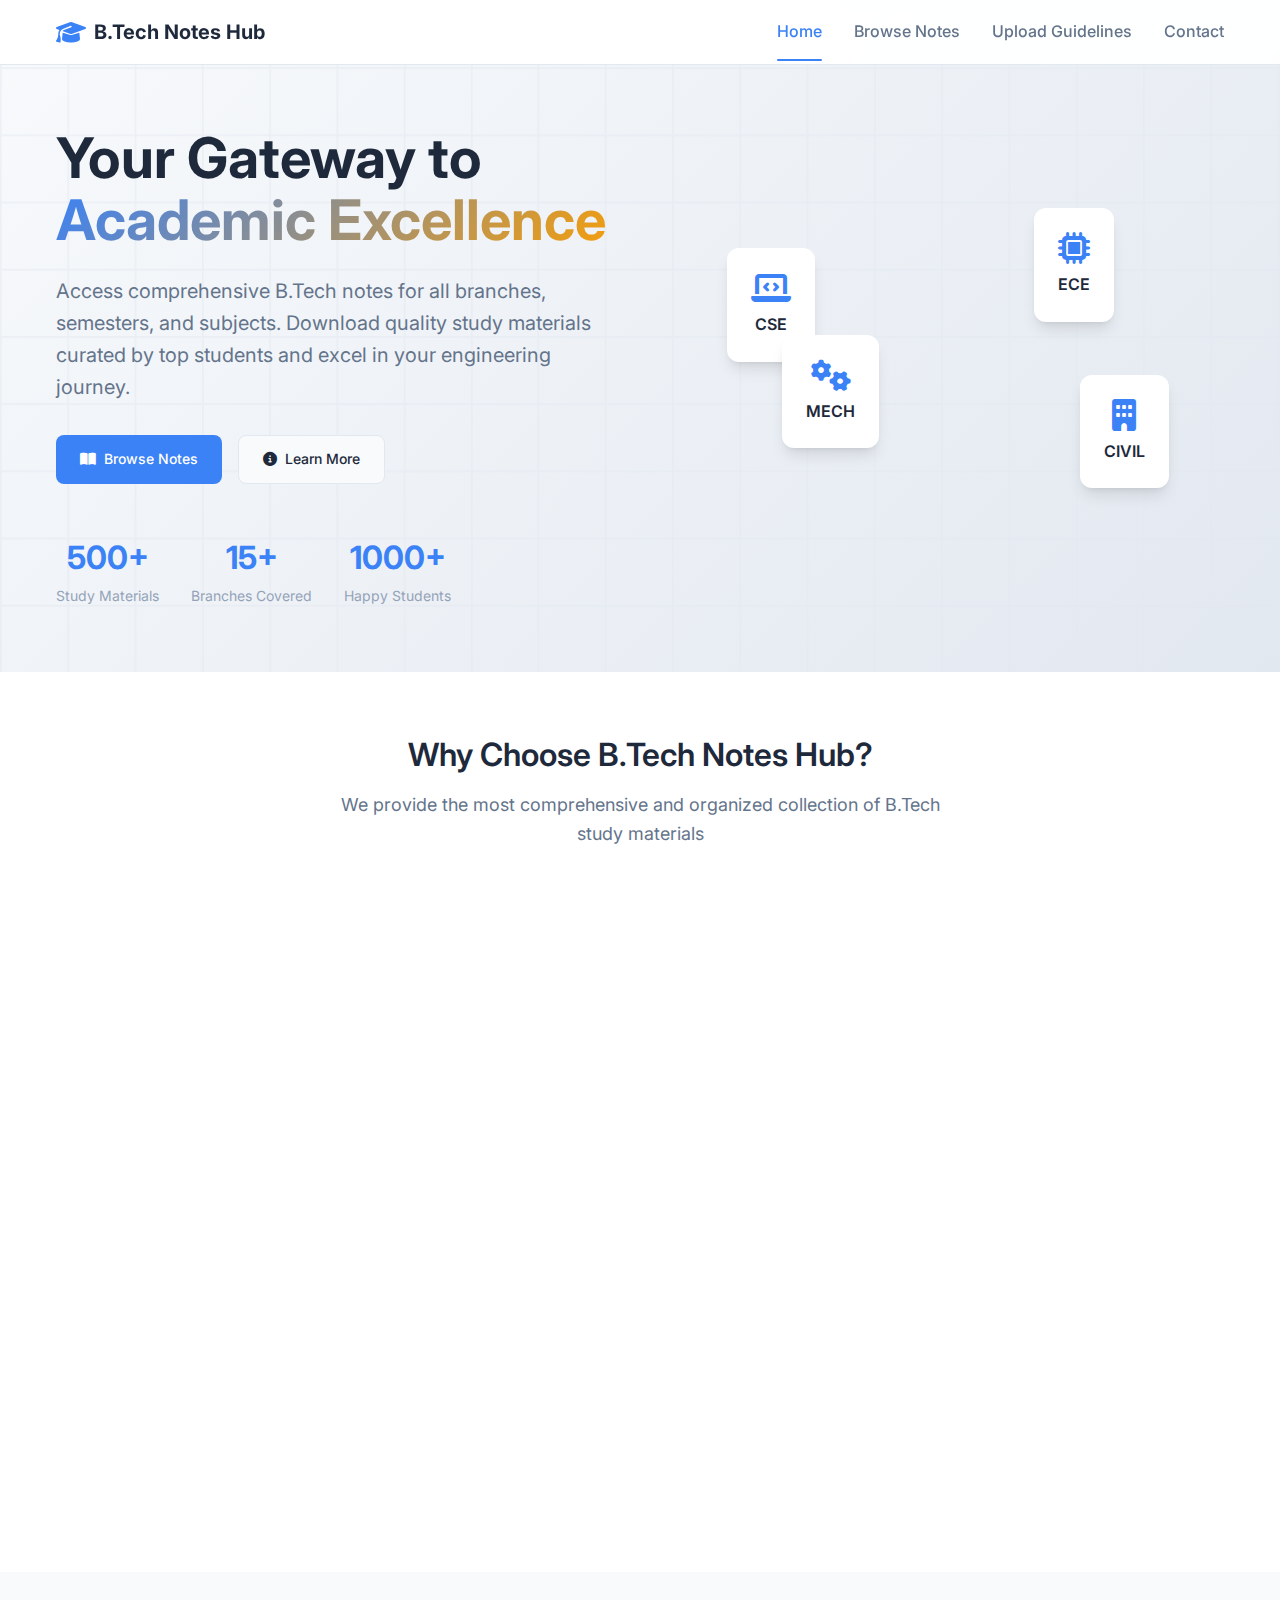
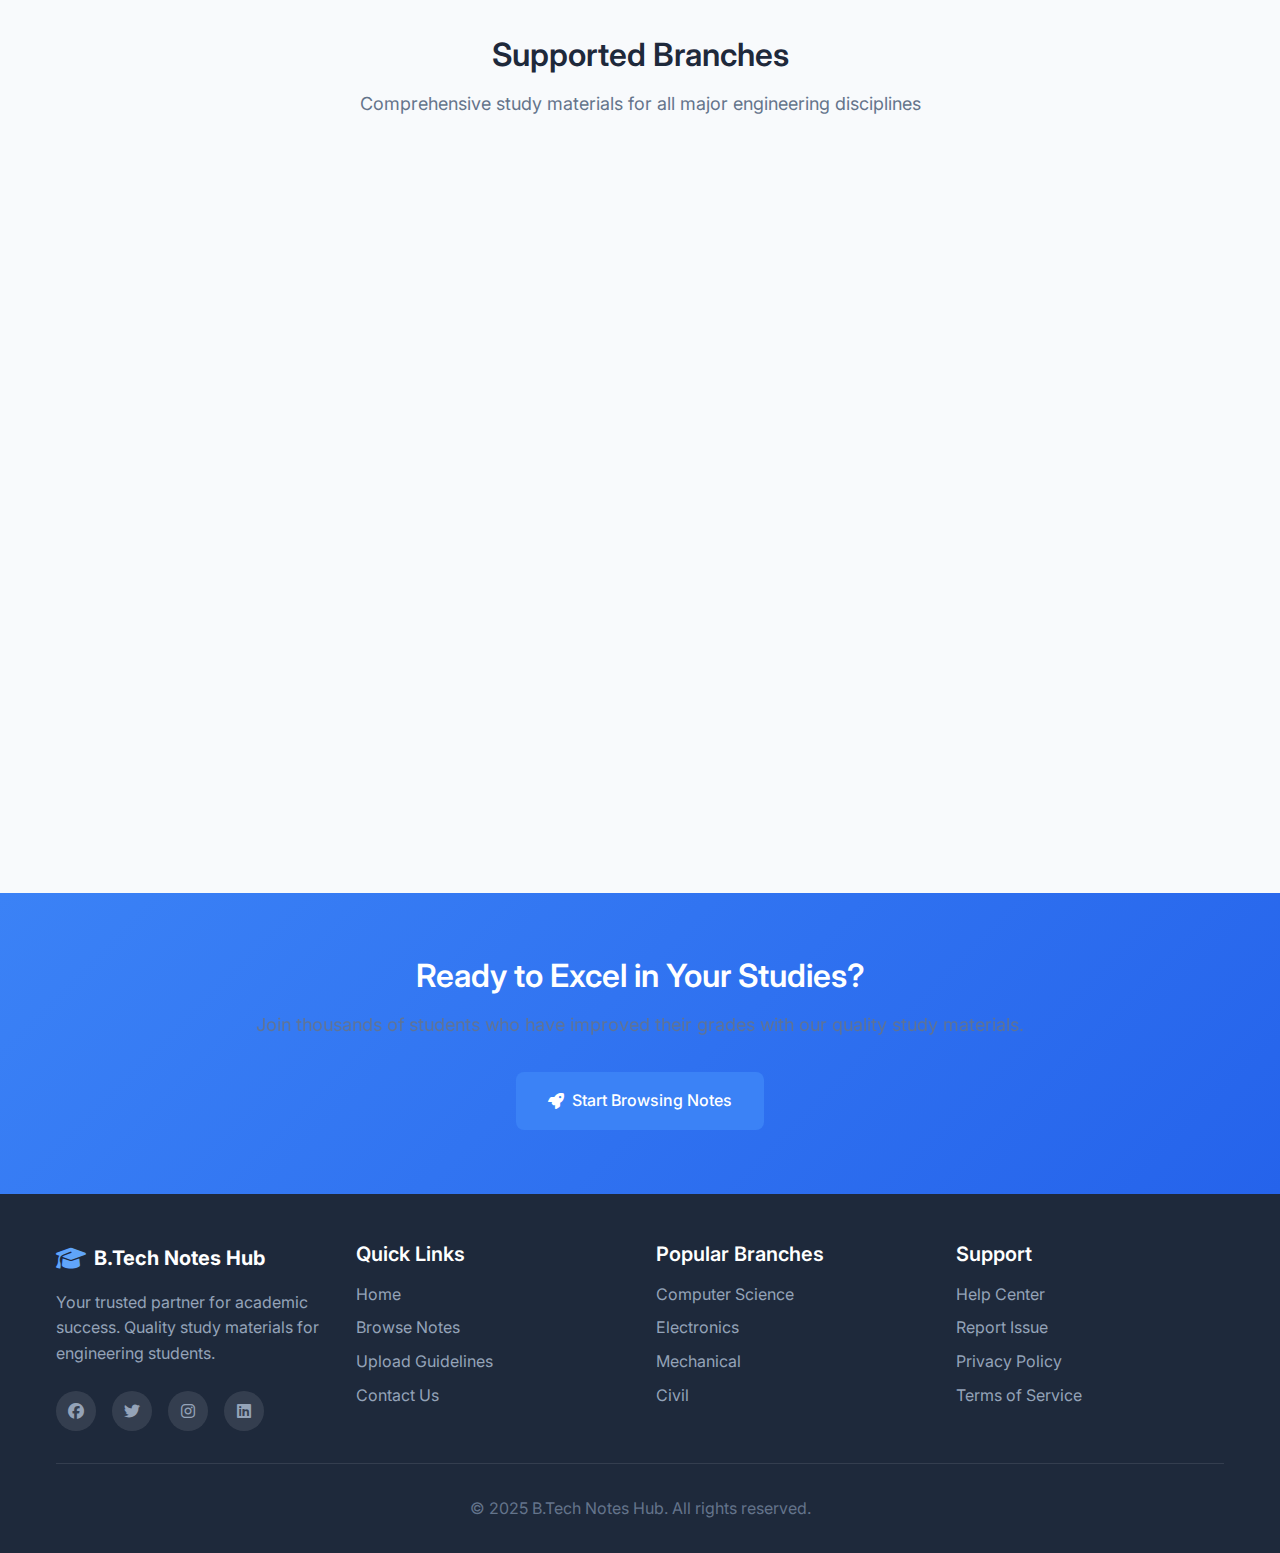
<file: btech-notes-website/index.html>
<!DOCTYPE html>
<html lang="en">
<head>
    <meta charset="UTF-8">
    <meta name="viewport" content="width=device-width, initial-scale=1.0">
    <title>B.Tech Notes Hub - Your Academic Success Partner</title>
    <meta name="description" content="Access comprehensive B.Tech notes for all branches, semesters, and subjects. Download quality study materials to excel in your engineering journey.">
    <link rel="stylesheet" href="css/style.css">
    <link href="https://fonts.googleapis.com/css2?family=Inter:wght@300;400;500;600;700&display=swap" rel="stylesheet">
    <link rel="stylesheet" href="https://cdnjs.cloudflare.com/ajax/libs/font-awesome/6.4.0/css/all.min.css">
</head>
<body>
    <!-- Navigation -->
    <nav class="navbar">
        <div class="nav-container">
            <div class="nav-logo">
                <i class="fas fa-graduation-cap"></i>
                <span>B.Tech Notes Hub</span>
            </div>
            <div class="nav-menu" id="nav-menu">
                <a href="index.html" class="nav-link active">Home</a>
                <a href="notes.html" class="nav-link">Browse Notes</a>
                <a href="upload-guidelines.html" class="nav-link">Upload Guidelines</a>
                <a href="contact.html" class="nav-link">Contact</a>
            </div>
            <div class="nav-toggle" id="nav-toggle">
                <span class="bar"></span>
                <span class="bar"></span>
                <span class="bar"></span>
            </div>
        </div>
    </nav>

    <!-- Hero Section -->
    <section class="hero">
        <div class="hero-container">
            <div class="hero-content">
                <h1 class="hero-title">
                    Your Gateway to 
                    <span class="gradient-text">Academic Excellence</span>
                </h1>
                <p class="hero-description">
                    Access comprehensive B.Tech notes for all branches, semesters, and subjects. 
                    Download quality study materials curated by top students and excel in your engineering journey.
                </p>
                <div class="hero-buttons">
                    <a href="notes.html" class="btn btn-primary">
                        <i class="fas fa-book-open"></i>
                        Browse Notes
                    </a>
                    <a href="#features" class="btn btn-secondary">
                        <i class="fas fa-info-circle"></i>
                        Learn More
                    </a>
                </div>
                <div class="hero-stats">
                    <div class="stat">
                        <span class="stat-number">500+</span>
                        <span class="stat-label">Study Materials</span>
                    </div>
                    <div class="stat">
                        <span class="stat-number">15+</span>
                        <span class="stat-label">Branches Covered</span>
                    </div>
                    <div class="stat">
                        <span class="stat-number">1000+</span>
                        <span class="stat-label">Happy Students</span>
                    </div>
                </div>
            </div>
            <div class="hero-visual">
                <div class="floating-cards">
                    <div class="floating-card card-1">
                        <i class="fas fa-laptop-code"></i>
                        <span>CSE</span>
                    </div>
                    <div class="floating-card card-2">
                        <i class="fas fa-microchip"></i>
                        <span>ECE</span>
                    </div>
                    <div class="floating-card card-3">
                        <i class="fas fa-cogs"></i>
                        <span>MECH</span>
                    </div>
                    <div class="floating-card card-4">
                        <i class="fas fa-building"></i>
                        <span>CIVIL</span>
                    </div>
                </div>
            </div>
        </div>
    </section>

    <!-- Features Section -->
    <section class="features" id="features">
        <div class="container">
            <div class="section-header">
                <h2 class="section-title">Why Choose B.Tech Notes Hub?</h2>
                <p class="section-description">
                    We provide the most comprehensive and organized collection of B.Tech study materials
                </p>
            </div>
            <div class="features-grid">
                <div class="feature-card">
                    <div class="feature-icon">
                        <i class="fas fa-search"></i>
                    </div>
                    <h3 class="feature-title">Easy Search & Filter</h3>
                    <p class="feature-description">
                        Quickly find notes by branch, year, semester, and subject with our intuitive filtering system.
                    </p>
                </div>
                <div class="feature-card">
                    <div class="feature-icon">
                        <i class="fas fa-shield-alt"></i>
                    </div>
                    <h3 class="feature-title">Quality Assured</h3>
                    <p class="feature-description">
                        All notes are reviewed and verified by subject experts to ensure accuracy and completeness.
                    </p>
                </div>
                <div class="feature-card">
                    <div class="feature-icon">
                        <i class="fas fa-download"></i>
                    </div>
                    <h3 class="feature-title">Instant Download</h3>
                    <p class="feature-description">
                        Download notes instantly in PDF format with secure Google Drive integration.
                    </p>
                </div>
                <div class="feature-card">
                    <div class="feature-icon">
                        <i class="fas fa-mobile-alt"></i>
                    </div>
                    <h3 class="feature-title">Mobile Friendly</h3>
                    <p class="feature-description">
                        Access your study materials anytime, anywhere with our responsive mobile design.
                    </p>
                </div>
                <div class="feature-card">
                    <div class="feature-icon">
                        <i class="fas fa-users"></i>
                    </div>
                    <h3 class="feature-title">Community Driven</h3>
                    <p class="feature-description">
                        Notes contributed by top students and verified by academic experts in each field.
                    </p>
                </div>
                <div class="feature-card">
                    <div class="feature-icon">
                        <i class="fas fa-clock"></i>
                    </div>
                    <h3 class="feature-title">Regular Updates</h3>
                    <p class="feature-description">
                        Fresh content added regularly with latest syllabus updates and exam patterns.
                    </p>
                </div>
            </div>
        </div>
    </section>

    <!-- Branches Section -->
    <section class="branches">
        <div class="container">
            <div class="section-header">
                <h2 class="section-title">Supported Branches</h2>
                <p class="section-description">
                    Comprehensive study materials for all major engineering disciplines
                </p>
            </div>
            <div class="branches-grid">
                <div class="branch-card">
                    <div class="branch-icon">
                        <i class="fas fa-laptop-code"></i>
                    </div>
                    <h3 class="branch-name">Computer Science & Engineering</h3>
                    <p class="branch-description">Programming, Data Structures, Algorithms, DBMS, Networks</p>
                    <div class="branch-subjects">
                        <span class="subject-tag">DSA</span>
                        <span class="subject-tag">DBMS</span>
                        <span class="subject-tag">OS</span>
                        <span class="subject-tag">CN</span>
                    </div>
                </div>
                <div class="branch-card">
                    <div class="branch-icon">
                        <i class="fas fa-microchip"></i>
                    </div>
                    <h3 class="branch-name">Electronics & Communication</h3>
                    <p class="branch-description">Digital Electronics, Signals, Communication Systems</p>
                    <div class="branch-subjects">
                        <span class="subject-tag">Digital</span>
                        <span class="subject-tag">Signals</span>
                        <span class="subject-tag">Comm</span>
                        <span class="subject-tag">VLSI</span>
                    </div>
                </div>
                <div class="branch-card">
                    <div class="branch-icon">
                        <i class="fas fa-cogs"></i>
                    </div>
                    <h3 class="branch-name">Mechanical Engineering</h3>
                    <p class="branch-description">Thermodynamics, Fluid Mechanics, Machine Design</p>
                    <div class="branch-subjects">
                        <span class="subject-tag">Thermo</span>
                        <span class="subject-tag">Fluids</span>
                        <span class="subject-tag">Design</span>
                        <span class="subject-tag">CAD</span>
                    </div>
                </div>
                <div class="branch-card">
                    <div class="branch-icon">
                        <i class="fas fa-building"></i>
                    </div>
                    <h3 class="branch-name">Civil Engineering</h3>
                    <p class="branch-description">Structural Analysis, Construction, Environmental</p>
                    <div class="branch-subjects">
                        <span class="subject-tag">Structures</span>
                        <span class="subject-tag">Concrete</span>
                        <span class="subject-tag">Surveying</span>
                        <span class="subject-tag">Env</span>
                    </div>
                </div>
            </div>
        </div>
    </section>

    <!-- CTA Section -->
    <section class="cta">
        <div class="container">
            <div class="cta-content">
                <h2 class="cta-title">Ready to Excel in Your Studies?</h2>
                <p class="cta-description">
                    Join thousands of students who have improved their grades with our quality study materials.
                </p>
                <a href="notes.html" class="btn btn-primary btn-large">
                    <i class="fas fa-rocket"></i>
                    Start Browsing Notes
                </a>
            </div>
        </div>
    </section>

    <!-- Footer -->
    <footer class="footer">
        <div class="container">
            <div class="footer-content">
                <div class="footer-section">
                    <div class="footer-logo">
                        <i class="fas fa-graduation-cap"></i>
                        <span>B.Tech Notes Hub</span>
                    </div>
                    <p class="footer-description">
                        Your trusted partner for academic success. Quality study materials for engineering students.
                    </p>
                    <div class="social-links">
                        <a href="#" class="social-link"><i class="fab fa-facebook"></i></a>
                        <a href="#" class="social-link"><i class="fab fa-twitter"></i></a>
                        <a href="#" class="social-link"><i class="fab fa-instagram"></i></a>
                        <a href="#" class="social-link"><i class="fab fa-linkedin"></i></a>
                    </div>
                </div>
                <div class="footer-section">
                    <h4 class="footer-title">Quick Links</h4>
                    <ul class="footer-links">
                        <li><a href="index.html">Home</a></li>
                        <li><a href="notes.html">Browse Notes</a></li>
                        <li><a href="upload-guidelines.html">Upload Guidelines</a></li>
                        <li><a href="contact.html">Contact Us</a></li>
                    </ul>
                </div>
                <div class="footer-section">
                    <h4 class="footer-title">Popular Branches</h4>
                    <ul class="footer-links">
                        <li><a href="notes.html?branch=CSE">Computer Science</a></li>
                        <li><a href="notes.html?branch=ECE">Electronics</a></li>
                        <li><a href="notes.html?branch=MECH">Mechanical</a></li>
                        <li><a href="notes.html?branch=CIVIL">Civil</a></li>
                    </ul>
                </div>
                <div class="footer-section">
                    <h4 class="footer-title">Support</h4>
                    <ul class="footer-links">
                        <li><a href="contact.html">Help Center</a></li>
                        <li><a href="contact.html">Report Issue</a></li>
                        <li><a href="#">Privacy Policy</a></li>
                        <li><a href="#">Terms of Service</a></li>
                    </ul>
                </div>
            </div>
            <div class="footer-bottom">
                <p>&copy; 2025 B.Tech Notes Hub. All rights reserved.</p>
            </div>
        </div>
    </footer>

    <script src="js/main.js"></script>
</body>
</html>
</file>
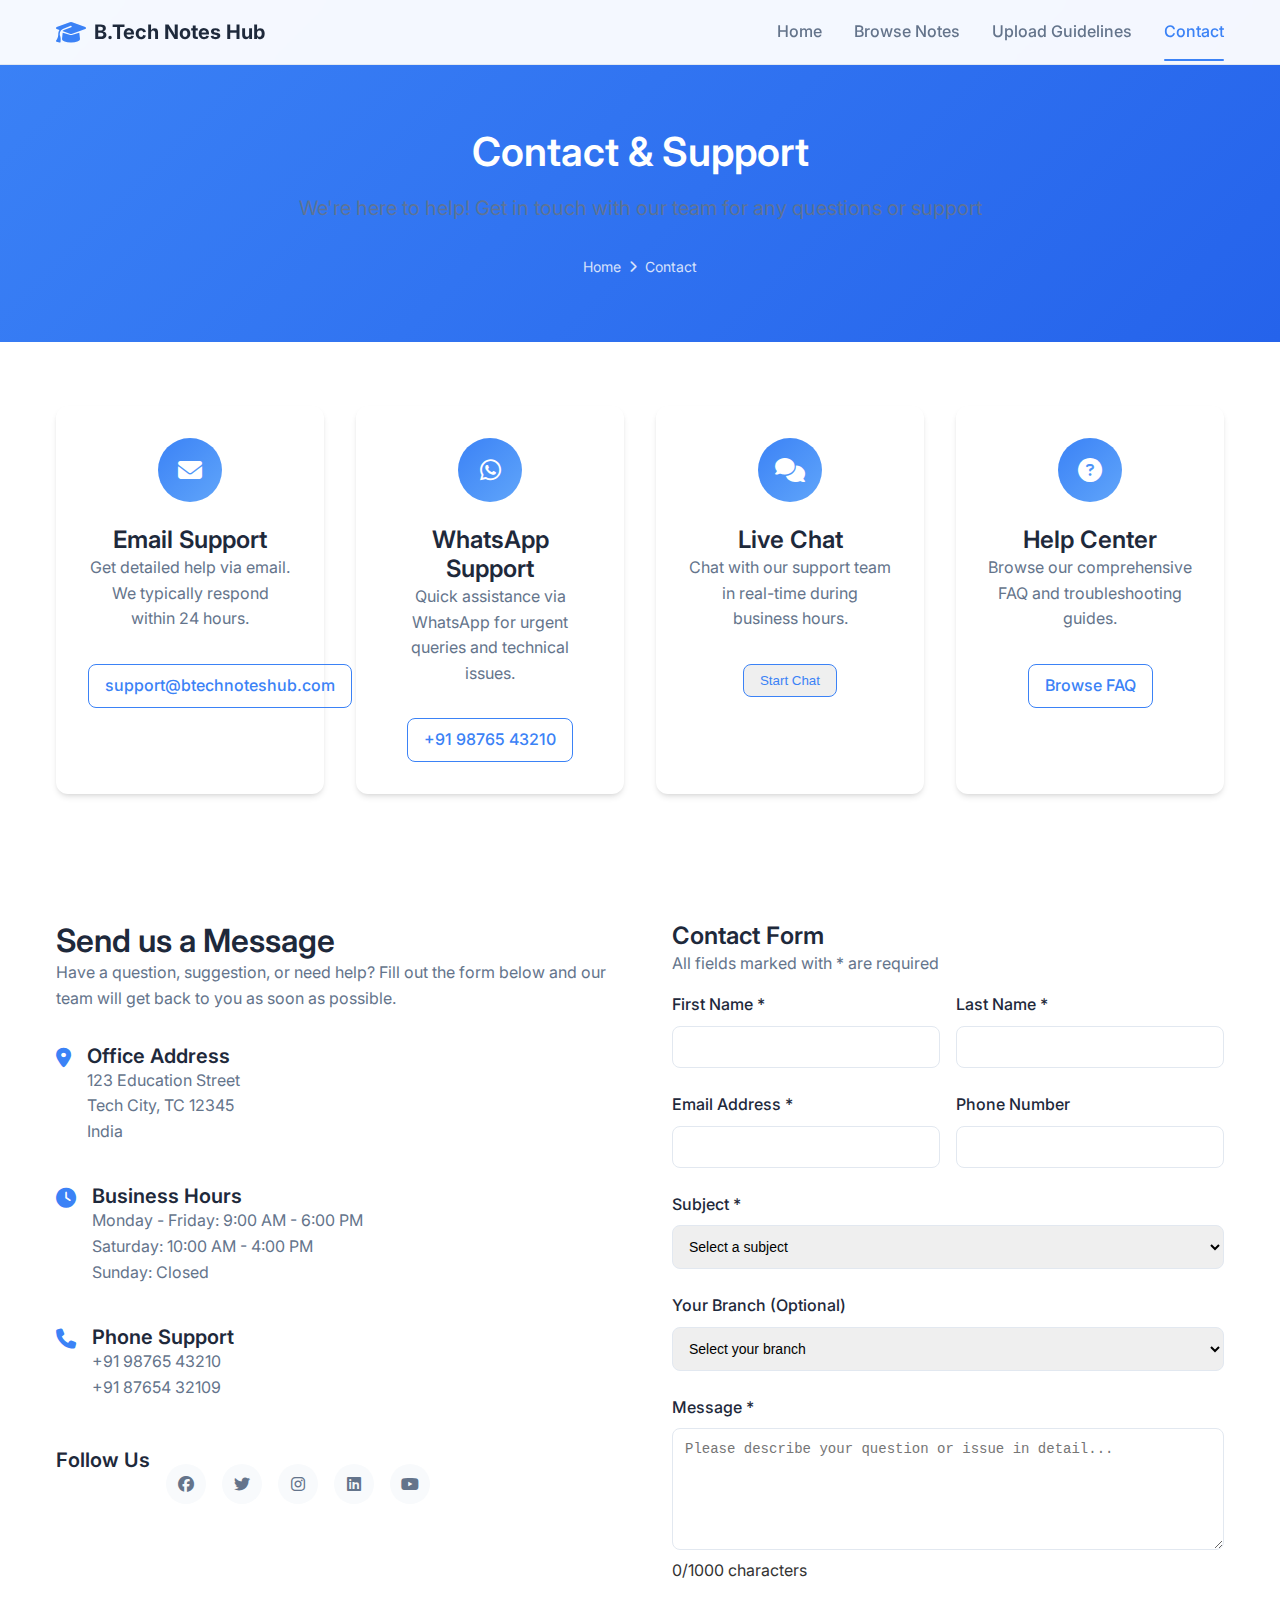
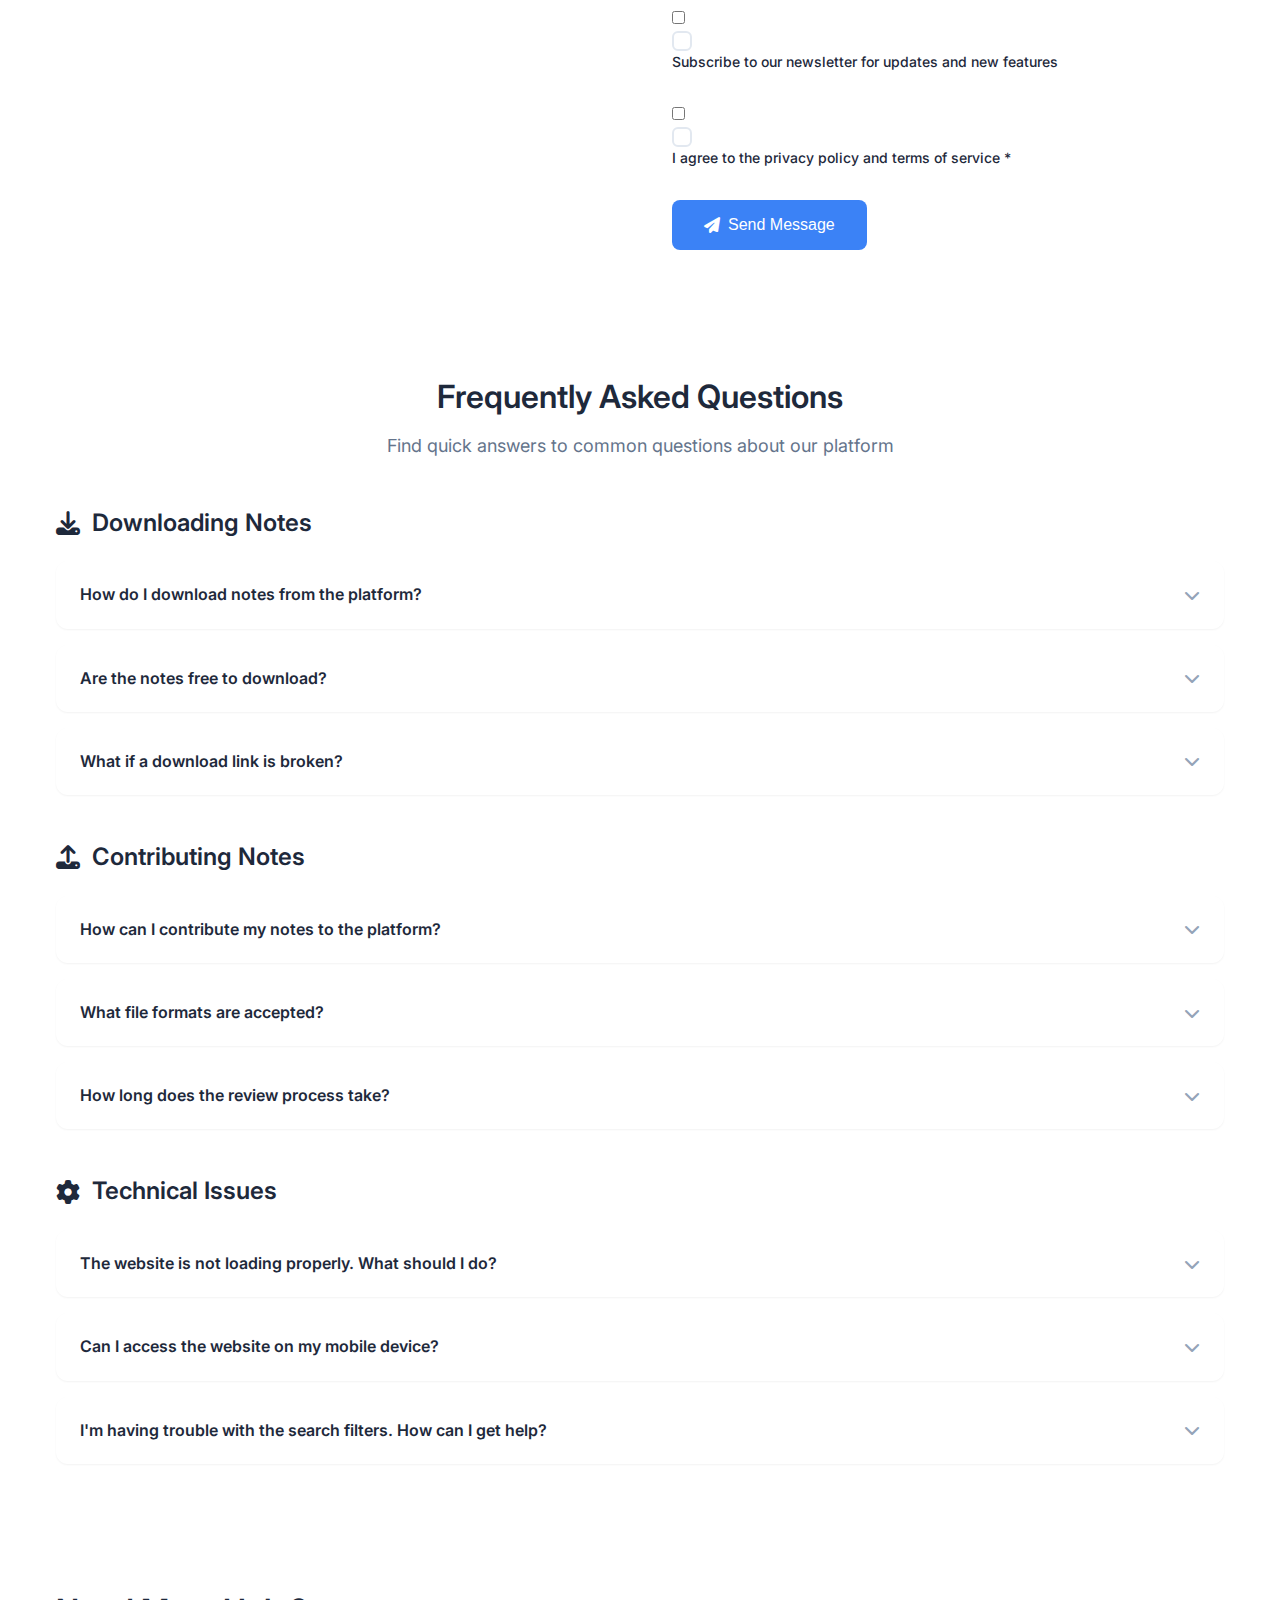
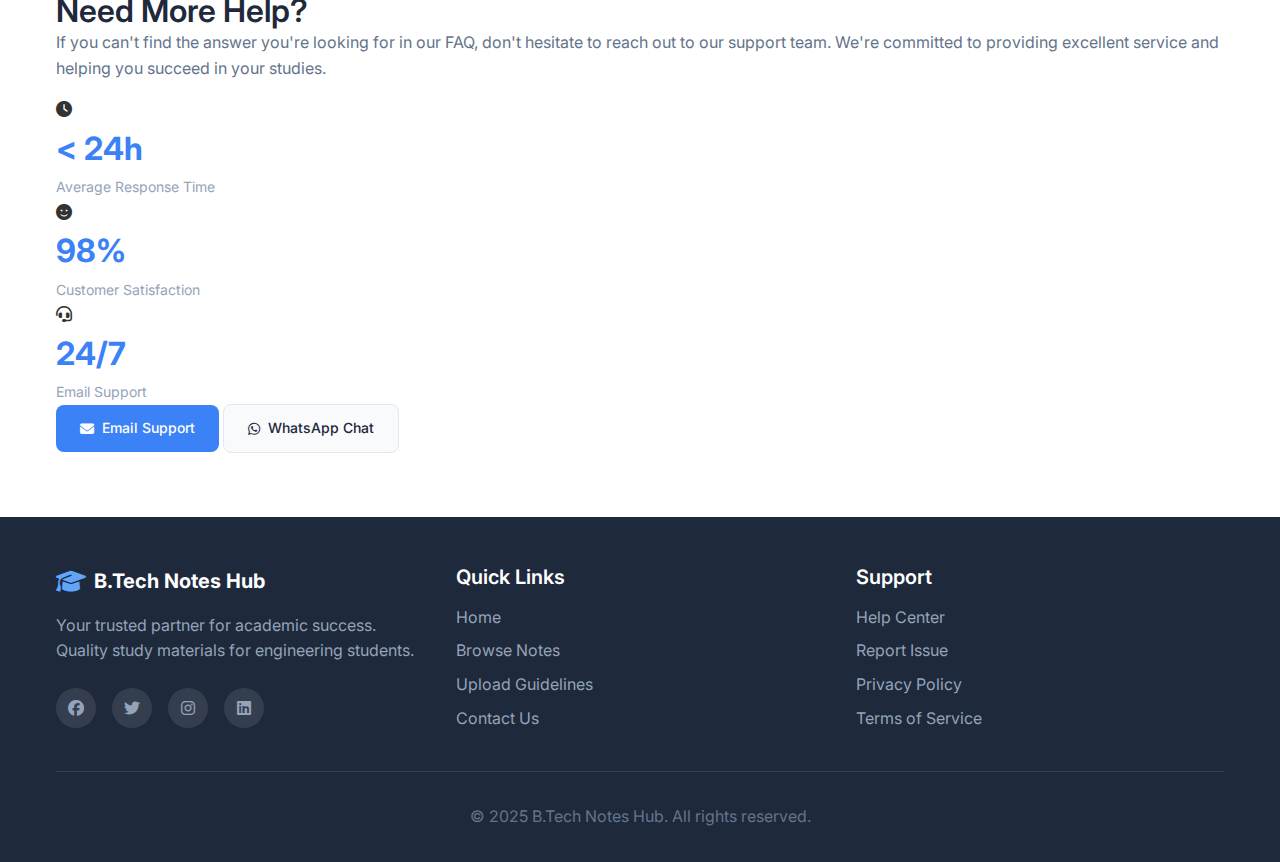
<file: btech-notes-website/contact.html>
<!DOCTYPE html>
<html lang="en">
<head>
    <meta charset="UTF-8">
    <meta name="viewport" content="width=device-width, initial-scale=1.0">
    <title>Contact & Support - B.Tech Notes Hub</title>
    <meta name="description" content="Get in touch with B.Tech Notes Hub. Contact our support team, report issues, or provide feedback to help us improve.">
    <link rel="stylesheet" href="css/style.css">
    <link href="https://fonts.googleapis.com/css2?family=Inter:wght@300;400;500;600;700&display=swap" rel="stylesheet">
    <link rel="stylesheet" href="https://cdnjs.cloudflare.com/ajax/libs/font-awesome/6.4.0/css/all.min.css">
</head>
<body>
    <!-- Navigation -->
    <nav class="navbar">
        <div class="nav-container">
            <div class="nav-logo">
                <i class="fas fa-graduation-cap"></i>
                <span>B.Tech Notes Hub</span>
            </div>
            <div class="nav-menu" id="nav-menu">
                <a href="index.html" class="nav-link">Home</a>
                <a href="notes.html" class="nav-link">Browse Notes</a>
                <a href="upload-guidelines.html" class="nav-link">Upload Guidelines</a>
                <a href="contact.html" class="nav-link active">Contact</a>
            </div>
            <div class="nav-toggle" id="nav-toggle">
                <span class="bar"></span>
                <span class="bar"></span>
                <span class="bar"></span>
            </div>
        </div>
    </nav>

    <!-- Page Header -->
    <section class="page-header">
        <div class="container">
            <div class="page-header-content">
                <h1 class="page-title">Contact & Support</h1>
                <p class="page-description">
                    We're here to help! Get in touch with our team for any questions or support
                </p>
                <div class="breadcrumb">
                    <a href="index.html">Home</a>
                    <i class="fas fa-chevron-right"></i>
                    <span>Contact</span>
                </div>
            </div>
        </div>
    </section>

    <!-- Contact Options -->
    <section class="contact-options">
        <div class="container">
            <div class="contact-grid">
                <div class="contact-card">
                    <div class="contact-icon">
                        <i class="fas fa-envelope"></i>
                    </div>
                    <h3>Email Support</h3>
                    <p>Get detailed help via email. We typically respond within 24 hours.</p>
                    <a href="mailto:support@btechnoteshub.com" class="contact-link">
                        support@btechnoteshub.com
                    </a>
                </div>
                <div class="contact-card">
                    <div class="contact-icon">
                        <i class="fab fa-whatsapp"></i>
                    </div>
                    <h3>WhatsApp Support</h3>
                    <p>Quick assistance via WhatsApp for urgent queries and technical issues.</p>
                    <a href="https://wa.me/919876543210" class="contact-link" target="_blank">
                        +91 98765 43210
                    </a>
                </div>
                <div class="contact-card">
                    <div class="contact-icon">
                        <i class="fas fa-comments"></i>
                    </div>
                    <h3>Live Chat</h3>
                    <p>Chat with our support team in real-time during business hours.</p>
                    <button class="contact-link" id="start-chat">
                        Start Chat
                    </button>
                </div>
                <div class="contact-card">
                    <div class="contact-icon">
                        <i class="fas fa-question-circle"></i>
                    </div>
                    <h3>Help Center</h3>
                    <p>Browse our comprehensive FAQ and troubleshooting guides.</p>
                    <a href="#faq" class="contact-link">
                        Browse FAQ
                    </a>
                </div>
            </div>
        </div>
    </section>

    <!-- Contact Form -->
    <section class="contact-form-section">
        <div class="container">
            <div class="contact-content">
                <div class="contact-info">
                    <h2>Send us a Message</h2>
                    <p>
                        Have a question, suggestion, or need help? Fill out the form below and our team will get back to you as soon as possible.
                    </p>
                    
                    <div class="contact-details">
                        <div class="detail-item">
                            <i class="fas fa-map-marker-alt"></i>
                            <div>
                                <h4>Office Address</h4>
                                <p>123 Education Street<br>Tech City, TC 12345<br>India</p>
                            </div>
                        </div>
                        <div class="detail-item">
                            <i class="fas fa-clock"></i>
                            <div>
                                <h4>Business Hours</h4>
                                <p>Monday - Friday: 9:00 AM - 6:00 PM<br>Saturday: 10:00 AM - 4:00 PM<br>Sunday: Closed</p>
                            </div>
                        </div>
                        <div class="detail-item">
                            <i class="fas fa-phone"></i>
                            <div>
                                <h4>Phone Support</h4>
                                <p>+91 98765 43210<br>+91 87654 32109</p>
                            </div>
                        </div>
                    </div>

                    <div class="social-links">
                        <h4>Follow Us</h4>
                        <div class="social-icons">
                            <a href="#" class="social-icon"><i class="fab fa-facebook"></i></a>
                            <a href="#" class="social-icon"><i class="fab fa-twitter"></i></a>
                            <a href="#" class="social-icon"><i class="fab fa-instagram"></i></a>
                            <a href="#" class="social-icon"><i class="fab fa-linkedin"></i></a>
                            <a href="#" class="social-icon"><i class="fab fa-youtube"></i></a>
                        </div>
                    </div>
                </div>

                <div class="form-container">
                    <form class="contact-form" id="contact-form">
                        <div class="form-header">
                            <h3>Contact Form</h3>
                            <p>All fields marked with * are required</p>
                        </div>

                        <div class="form-row">
                            <div class="form-group">
                                <label for="first-name">First Name *</label>
                                <input type="text" id="first-name" name="first-name" required>
                            </div>
                            <div class="form-group">
                                <label for="last-name">Last Name *</label>
                                <input type="text" id="last-name" name="last-name" required>
                            </div>
                        </div>

                        <div class="form-row">
                            <div class="form-group">
                                <label for="email">Email Address *</label>
                                <input type="email" id="email" name="email" required>
                            </div>
                            <div class="form-group">
                                <label for="phone">Phone Number</label>
                                <input type="tel" id="phone" name="phone">
                            </div>
                        </div>

                        <div class="form-group">
                            <label for="subject">Subject *</label>
                            <select id="subject" name="subject" required>
                                <option value="">Select a subject</option>
                                <option value="general">General Inquiry</option>
                                <option value="technical">Technical Support</option>
                                <option value="content">Content Issue</option>
                                <option value="upload">Upload Problem</option>
                                <option value="payment">Payment Issue</option>
                                <option value="suggestion">Suggestion</option>
                                <option value="complaint">Complaint</option>
                                <option value="other">Other</option>
                            </select>
                        </div>

                        <div class="form-group">
                            <label for="branch">Your Branch (Optional)</label>
                            <select id="branch" name="branch">
                                <option value="">Select your branch</option>
                                <option value="CSE">Computer Science & Engineering</option>
                                <option value="ECE">Electronics & Communication</option>
                                <option value="MECH">Mechanical Engineering</option>
                                <option value="CIVIL">Civil Engineering</option>
                                <option value="EEE">Electrical & Electronics</option>
                                <option value="IT">Information Technology</option>
                                <option value="other">Other</option>
                            </select>
                        </div>

                        <div class="form-group">
                            <label for="message">Message *</label>
                            <textarea id="message" name="message" rows="6" placeholder="Please describe your question or issue in detail..." required></textarea>
                        </div>

                        <div class="form-group checkbox-group">
                            <label class="checkbox-label">
                                <input type="checkbox" id="newsletter" name="newsletter">
                                <span class="checkmark"></span>
                                Subscribe to our newsletter for updates and new features
                            </label>
                        </div>

                        <div class="form-group checkbox-group">
                            <label class="checkbox-label">
                                <input type="checkbox" id="privacy" name="privacy" required>
                                <span class="checkmark"></span>
                                I agree to the privacy policy and terms of service *
                            </label>
                        </div>

                        <button type="submit" class="btn btn-primary btn-large">
                            <i class="fas fa-paper-plane"></i>
                            Send Message
                        </button>
                    </form>
                </div>
            </div>
        </div>
    </section>

    <!-- FAQ Section -->
    <section class="faq-section" id="faq">
        <div class="container">
            <div class="section-header">
                <h2 class="section-title">Frequently Asked Questions</h2>
                <p class="section-description">
                    Find quick answers to common questions about our platform
                </p>
            </div>

            <div class="faq-categories">
                <div class="faq-category">
                    <h3 class="category-title">
                        <i class="fas fa-download"></i>
                        Downloading Notes
                    </h3>
                    <div class="faq-items">
                        <div class="faq-item">
                            <div class="faq-question">
                                <h4>How do I download notes from the platform?</h4>
                                <i class="fas fa-chevron-down"></i>
                            </div>
                            <div class="faq-answer">
                                <p>Select your branch, year, semester, and subject using the filters on the Notes page. Click on any note title to view details and download the PDF file directly from Google Drive.</p>
                            </div>
                        </div>
                        <div class="faq-item">
                            <div class="faq-question">
                                <h4>Are the notes free to download?</h4>
                                <i class="fas fa-chevron-down"></i>
                            </div>
                            <div class="faq-answer">
                                <p>Currently, all notes are free to download. In the future, we may introduce premium content that requires a small payment of ₹9 per note to support our contributors and platform maintenance.</p>
                            </div>
                        </div>
                        <div class="faq-item">
                            <div class="faq-question">
                                <h4>What if a download link is broken?</h4>
                                <i class="fas fa-chevron-down"></i>
                            </div>
                            <div class="faq-answer">
                                <p>If you encounter a broken download link, please report it using our contact form. Include the note title and subject details, and we'll fix the issue within 24 hours.</p>
                            </div>
                        </div>
                    </div>
                </div>

                <div class="faq-category">
                    <h3 class="category-title">
                        <i class="fas fa-upload"></i>
                        Contributing Notes
                    </h3>
                    <div class="faq-items">
                        <div class="faq-item">
                            <div class="faq-question">
                                <h4>How can I contribute my notes to the platform?</h4>
                                <i class="fas fa-chevron-down"></i>
                            </div>
                            <div class="faq-answer">
                                <p>Visit our Upload Guidelines page for detailed instructions. You'll need to upload your notes to Google Drive, set proper sharing permissions, and submit the details through our contribution form.</p>
                            </div>
                        </div>
                        <div class="faq-item">
                            <div class="faq-question">
                                <h4>What file formats are accepted?</h4>
                                <i class="fas fa-chevron-down"></i>
                            </div>
                            <div class="faq-answer">
                                <p>We accept PDF and DOCX files. PDF is preferred for better compatibility. Files should be under 50MB and scanned at 300 DPI resolution for handwritten notes.</p>
                            </div>
                        </div>
                        <div class="faq-item">
                            <div class="faq-question">
                                <h4>How long does the review process take?</h4>
                                <i class="fas fa-chevron-down"></i>
                            </div>
                            <div class="faq-answer">
                                <p>Our team reviews submissions within 24-48 hours. You'll receive an email notification once your notes are approved and published on the platform.</p>
                            </div>
                        </div>
                    </div>
                </div>

                <div class="faq-category">
                    <h3 class="category-title">
                        <i class="fas fa-cog"></i>
                        Technical Issues
                    </h3>
                    <div class="faq-items">
                        <div class="faq-item">
                            <div class="faq-question">
                                <h4>The website is not loading properly. What should I do?</h4>
                                <i class="fas fa-chevron-down"></i>
                            </div>
                            <div class="faq-answer">
                                <p>Try refreshing the page, clearing your browser cache, or using a different browser. If the issue persists, contact our technical support team with details about your browser and device.</p>
                            </div>
                        </div>
                        <div class="faq-item">
                            <div class="faq-question">
                                <h4>Can I access the website on my mobile device?</h4>
                                <i class="fas fa-chevron-down"></i>
                            </div>
                            <div class="faq-answer">
                                <p>Yes! Our website is fully responsive and optimized for mobile devices. You can browse and download notes on any smartphone or tablet.</p>
                            </div>
                        </div>
                        <div class="faq-item">
                            <div class="faq-question">
                                <h4>I'm having trouble with the search filters. How can I get help?</h4>
                                <i class="fas fa-chevron-down"></i>
                            </div>
                            <div class="faq-answer">
                                <p>Make sure to select options in order: Branch → Year → Semester → Subject. If filters are not working, try refreshing the page or contact our support team for assistance.</p>
                            </div>
                        </div>
                    </div>
                </div>
            </div>
        </div>
    </section>

    <!-- Support Tickets -->
    <section class="support-section">
        <div class="container">
            <div class="support-content">
                <div class="support-info">
                    <h2>Need More Help?</h2>
                    <p>
                        If you can't find the answer you're looking for in our FAQ, don't hesitate to reach out to our support team. 
                        We're committed to providing excellent service and helping you succeed in your studies.
                    </p>
                    <div class="support-stats">
                        <div class="support-stat">
                            <i class="fas fa-clock"></i>
                            <span class="stat-number">&lt; 24h</span>
                            <span class="stat-label">Average Response Time</span>
                        </div>
                        <div class="support-stat">
                            <i class="fas fa-smile"></i>
                            <span class="stat-number">98%</span>
                            <span class="stat-label">Customer Satisfaction</span>
                        </div>
                        <div class="support-stat">
                            <i class="fas fa-headset"></i>
                            <span class="stat-number">24/7</span>
                            <span class="stat-label">Email Support</span>
                        </div>
                    </div>
                </div>
                <div class="support-actions">
                    <a href="mailto:support@btechnoteshub.com" class="btn btn-primary">
                        <i class="fas fa-envelope"></i>
                        Email Support
                    </a>
                    <a href="https://wa.me/919876543210" class="btn btn-secondary" target="_blank">
                        <i class="fab fa-whatsapp"></i>
                        WhatsApp Chat
                    </a>
                </div>
            </div>
        </div>
    </section>

    <!-- Footer -->
    <footer class="footer">
        <div class="container">
            <div class="footer-content">
                <div class="footer-section">
                    <div class="footer-logo">
                        <i class="fas fa-graduation-cap"></i>
                        <span>B.Tech Notes Hub</span>
                    </div>
                    <p class="footer-description">
                        Your trusted partner for academic success. Quality study materials for engineering students.
                    </p>
                    <div class="social-links">
                        <a href="#" class="social-link"><i class="fab fa-facebook"></i></a>
                        <a href="#" class="social-link"><i class="fab fa-twitter"></i></a>
                        <a href="#" class="social-link"><i class="fab fa-instagram"></i></a>
                        <a href="#" class="social-link"><i class="fab fa-linkedin"></i></a>
                    </div>
                </div>
                <div class="footer-section">
                    <h4 class="footer-title">Quick Links</h4>
                    <ul class="footer-links">
                        <li><a href="index.html">Home</a></li>
                        <li><a href="notes.html">Browse Notes</a></li>
                        <li><a href="upload-guidelines.html">Upload Guidelines</a></li>
                        <li><a href="contact.html">Contact Us</a></li>
                    </ul>
                </div>
                <div class="footer-section">
                    <h4 class="footer-title">Support</h4>
                    <ul class="footer-links">
                        <li><a href="contact.html">Help Center</a></li>
                        <li><a href="contact.html">Report Issue</a></li>
                        <li><a href="#">Privacy Policy</a></li>
                        <li><a href="#">Terms of Service</a></li>
                    </ul>
                </div>
            </div>
            <div class="footer-bottom">
                <p>&copy; 2025 B.Tech Notes Hub. All rights reserved.</p>
            </div>
        </div>
    </footer>

    <script src="js/main.js"></script>
    <script src="js/contact.js"></script>
</body>
</html>
</file>
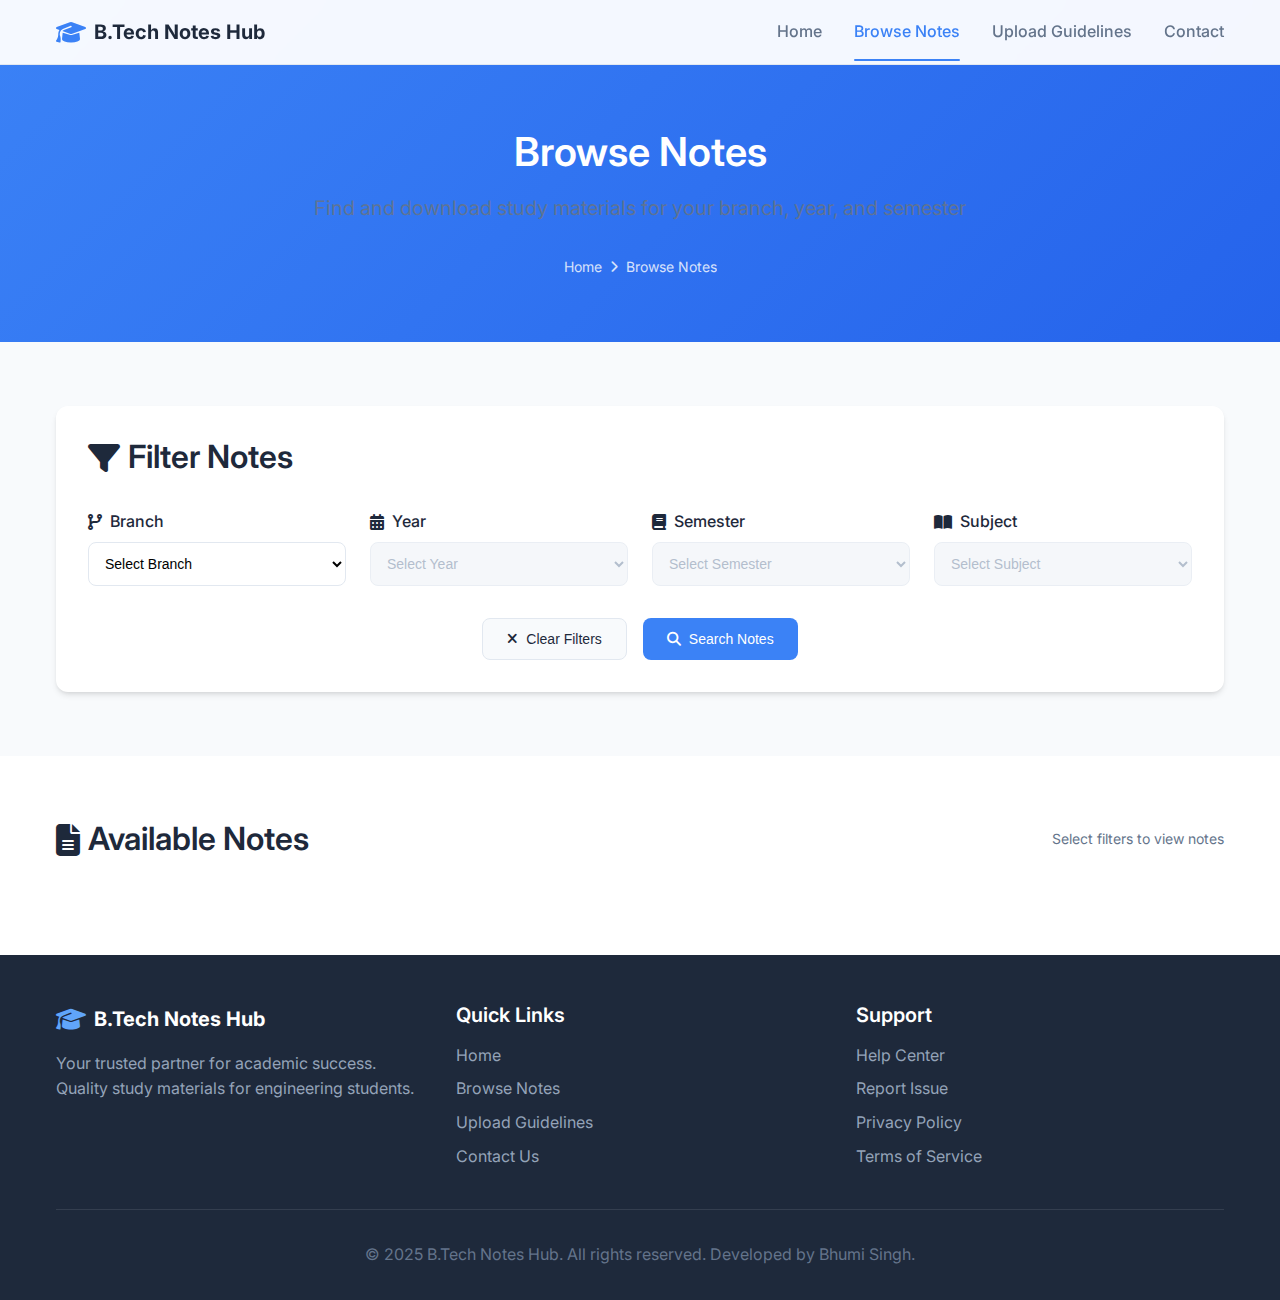
<file: btech-notes-website/notes.html>
<!DOCTYPE html>
<html lang="en">
<head>
    <meta charset="UTF-8">
    <meta name="viewport" content="width=device-width, initial-scale=1.0">
    <title>Browse Notes - B.Tech Notes Hub</title>
    <meta name="description" content="Browse and download B.Tech notes by branch, year, semester, and subject. Quality study materials for engineering students.">
    <link rel="stylesheet" href="css/style.css">
    <link href="https://fonts.googleapis.com/css2?family=Inter:wght@300;400;500;600;700&display=swap" rel="stylesheet">
    <link rel="stylesheet" href="https://cdnjs.cloudflare.com/ajax/libs/font-awesome/6.4.0/css/all.min.css">
</head>
<body>
    <!-- Navigation -->
    <nav class="navbar">
        <div class="nav-container">
            <div class="nav-logo">
                <i class="fas fa-graduation-cap"></i>
                <span>B.Tech Notes Hub</span>
            </div>
            <div class="nav-menu" id="nav-menu">
                <a href="index.html" class="nav-link">Home</a>
                <a href="notes.html" class="nav-link active">Browse Notes</a>
                <a href="upload-guidelines.html" class="nav-link">Upload Guidelines</a>
                <a href="contact.html" class="nav-link">Contact</a>
            </div>
            <div class="nav-toggle" id="nav-toggle">
                <span class="bar"></span>
                <span class="bar"></span>
                <span class="bar"></span>
            </div>
        </div>
    </nav>

    <!-- Page Header -->
    <section class="page-header">
        <div class="container">
            <div class="page-header-content">
                <h1 class="page-title">Browse Notes</h1>
                <p class="page-description">
                    Find and download study materials for your branch, year, and semester
                </p>
                <div class="breadcrumb">
                    <a href="index.html">Home</a>
                    <i class="fas fa-chevron-right"></i>
                    <span>Browse Notes</span>
                </div>
            </div>
        </div>
    </section>

    <!-- Filters Section -->
    <section class="filters">
        <div class="container">
            <div class="filters-container">
                <h2 class="filters-title">
                    <i class="fas fa-filter"></i>
                    Filter Notes
                </h2>
                <div class="filters-grid">
                    <div class="filter-group">
                        <label for="branch-select" class="filter-label">
                            <i class="fas fa-code-branch"></i>
                            Branch
                        </label>
                        <select id="branch-select" class="filter-select">
                            <option value="">Select Branch</option>
                            <option value="CSE">Computer Science & Engineering</option>
                            <option value="ECE">Electronics & Communication</option>
                            <option value="MECH">Mechanical Engineering</option>
                            <option value="CIVIL">Civil Engineering</option>
                            <option value="EEE">Electrical & Electronics</option>
                            <option value="IT">Information Technology</option>
                        </select>
                    </div>
                    <div class="filter-group">
                        <label for="year-select" class="filter-label">
                            <i class="fas fa-calendar-alt"></i>
                            Year
                        </label>
                        <select id="year-select" class="filter-select" disabled>
                            <option value="">Select Year</option>
                            <option value="1st-Year">1st Year</option>
                            <option value="2nd-Year">2nd Year</option>
                            <option value="3rd-Year">3rd Year</option>
                            <option value="4th-Year">4th Year</option>
                        </select>
                    </div>
                    <div class="filter-group">
                        <label for="semester-select" class="filter-label">
                            <i class="fas fa-book"></i>
                            Semester
                        </label>
                        <select id="semester-select" class="filter-select" disabled>
                            <option value="">Select Semester</option>
                            <option value="1st-Semester">1st Semester</option>
                            <option value="2nd-Semester">2nd Semester</option>
                            <option value="3rd-Semester">3rd Semester</option>
                            <option value="4th-Semester">4th Semester</option>
                            <option value="5th-Semester">5th Semester</option>
                            <option value="6th-Semester">6th Semester</option>
                            <option value="7th-Semester">7th Semester</option>
                            <option value="8th-Semester">8th Semester</option>
                        </select>
                    </div>
                    <div class="filter-group">
                        <label for="subject-select" class="filter-label">
                            <i class="fas fa-book-open"></i>
                            Subject
                        </label>
                        <select id="subject-select" class="filter-select" disabled>
                            <option value="">Select Subject</option>
                        </select>
                    </div>
                </div>
                <div class="filter-actions">
                    <button id="clear-filters" class="btn btn-secondary">
                        <i class="fas fa-times"></i>
                        Clear Filters
                    </button>
                    <button id="search-notes" class="btn btn-primary">
                        <i class="fas fa-search"></i>
                        Search Notes
                    </button>
                </div>
            </div>
        </div>
    </section>

    <!-- Results Section -->
    <section class="results">
        <div class="container">
            <div class="results-header">
                <h2 class="results-title">
                    <i class="fas fa-file-alt"></i>
                    Available Notes
                </h2>
                <div class="results-count">
                    <span id="results-count">Select filters to view notes</span>
                </div>
            </div>
            
            <!-- Loading State -->
            <div id="loading-state" class="loading-state" style="display: none;">
                <div class="loading-spinner">
                    <i class="fas fa-spinner fa-spin"></i>
                </div>
                <p>Loading notes...</p>
            </div>

            <!-- Empty State -->
            <div id="empty-state" class="empty-state">
                <div class="empty-icon">
                    <i class="fas fa-search"></i>
                </div>
                <h3>Start Your Search</h3>
                <p>Select your branch, year, semester, and subject to find relevant study materials.</p>
                <div class="empty-suggestions">
                    <h4>Popular Searches:</h4>
                    <div class="suggestion-tags">
                        <button class="suggestion-tag" data-branch="CSE" data-year="2nd-Year" data-semester="3rd-Semester">
                            CSE - 2nd Year - 3rd Sem
                        </button>
                        <button class="suggestion-tag" data-branch="ECE" data-year="2nd-Year" data-semester="3rd-Semester">
                            ECE - 2nd Year - 3rd Sem
                        </button>
                        <button class="suggestion-tag" data-branch="MECH" data-year="2nd-Year" data-semester="3rd-Semester">
                            MECH - 2nd Year - 3rd Sem
                        </button>
                    </div>
                </div>
            </div>

            <!-- Notes Grid -->
            <div id="notes-grid" class="notes-grid" style="display: none;">
                <!-- Notes will be populated here by JavaScript -->
            </div>

            <!-- No Results State -->
            <div id="no-results" class="no-results" style="display: none;">
                <div class="no-results-icon">
                    <i class="fas fa-exclamation-triangle"></i>
                </div>
                <h3>No Notes Found</h3>
                <p>We couldn't find any notes matching your criteria. Try adjusting your filters or check back later for new uploads.</p>
                <div class="no-results-actions">
                    <button id="suggest-upload" class="btn btn-secondary">
                        <i class="fas fa-upload"></i>
                        Suggest Upload
                    </button>
                    <a href="contact.html" class="btn btn-primary">
                        <i class="fas fa-envelope"></i>
                        Contact Support
                    </a>
                </div>
            </div>
        </div>
    </section>

    <!-- Note Modal -->
    <div id="note-modal" class="modal">
        <div class="modal-content">
            <div class="modal-header">
                <h3 class="modal-title">Download Note</h3>
                <button class="modal-close" id="modal-close">
                    <i class="fas fa-times"></i>
                </button>
            </div>
            <div class="modal-body">
                <div class="note-details">
                    <div class="note-icon">
                        <i class="fas fa-file-pdf"></i>
                    </div>
                    <div class="note-info">
                        <h4 id="modal-note-title">Note Title</h4>
                        <div class="note-meta">
                            <span class="note-size">
                                <i class="fas fa-weight"></i>
                                <span id="modal-note-size">Size</span>
                            </span>
                            <span class="note-date">
                                <i class="fas fa-calendar"></i>
                                <span id="modal-note-date">Date</span>
                            </span>
                        </div>
                    </div>
                </div>
                
                <!-- Future Payment Section (Currently Hidden) -->
                <div class="payment-section" style="display: none;">
                    <div class="payment-info">
                        <h4>Premium Content</h4>
                        <p>This note requires a one-time payment of ₹9 to access.</p>
                        <div class="payment-methods">
                            <button class="payment-btn">
                                <i class="fab fa-google-pay"></i>
                                Pay with UPI
                            </button>
                        </div>
                    </div>
                </div>
            </div>
            <div class="modal-footer">
                <button class="btn btn-secondary" id="modal-cancel">Cancel</button>
                <a href="#" class="btn btn-primary" id="modal-download" target="_blank">
                    <i class="fas fa-download"></i>
                    Download Now
                </a>
            </div>
        </div>
    </div>

    <!-- Footer -->
    <footer class="footer">
        <div class="container">
            <div class="footer-content">
                <div class="footer-section">
                    <div class="footer-logo">
                        <i class="fas fa-graduation-cap"></i>
                        <span>B.Tech Notes Hub</span>
                    </div>
                    <p class="footer-description">
                        Your trusted partner for academic success. Quality study materials for engineering students.
                    </p>
                </div>
                <div class="footer-section">
                    <h4 class="footer-title">Quick Links</h4>
                    <ul class="footer-links">
                        <li><a href="index.html">Home</a></li>
                        <li><a href="notes.html">Browse Notes</a></li>
                        <li><a href="upload-guidelines.html">Upload Guidelines</a></li>
                        <li><a href="contact.html">Contact Us</a></li>
                    </ul>
                </div>
                <div class="footer-section">
                    <h4 class="footer-title">Support</h4>
                    <ul class="footer-links">
                        <li><a href="contact.html">Help Center</a></li>
                        <li><a href="contact.html">Report Issue</a></li>
                        <li><a href="#">Privacy Policy</a></li>
                        <li><a href="#">Terms of Service</a></li>
                    </ul>
                </div>
            </div>
            <div class="footer-bottom">
<p>&copy; 2025 B.Tech Notes Hub. All rights reserved. Developed by Bhumi Singh.</p>
            </div>
        </div>
    </footer>

    <script src="js/main.js"></script>
    <script src="js/notes.js"></script>
</body>
</html>
</file>
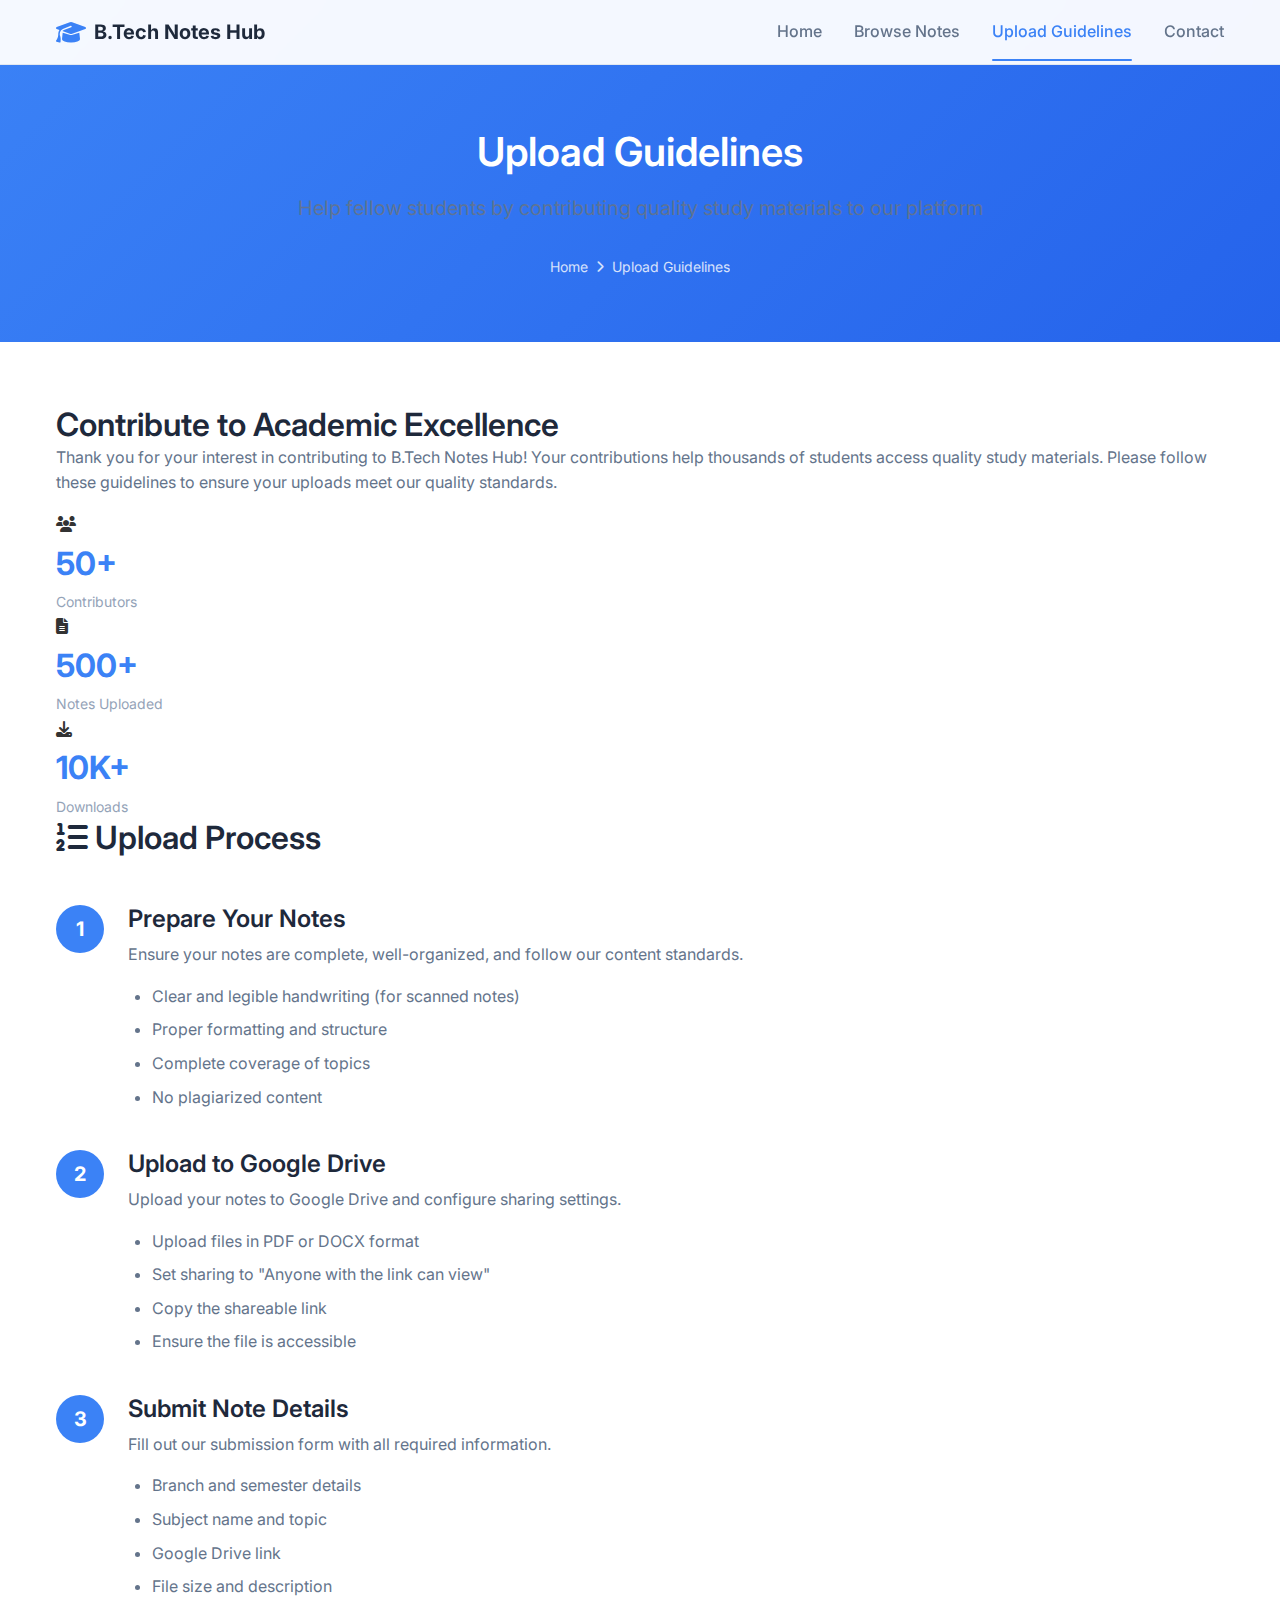
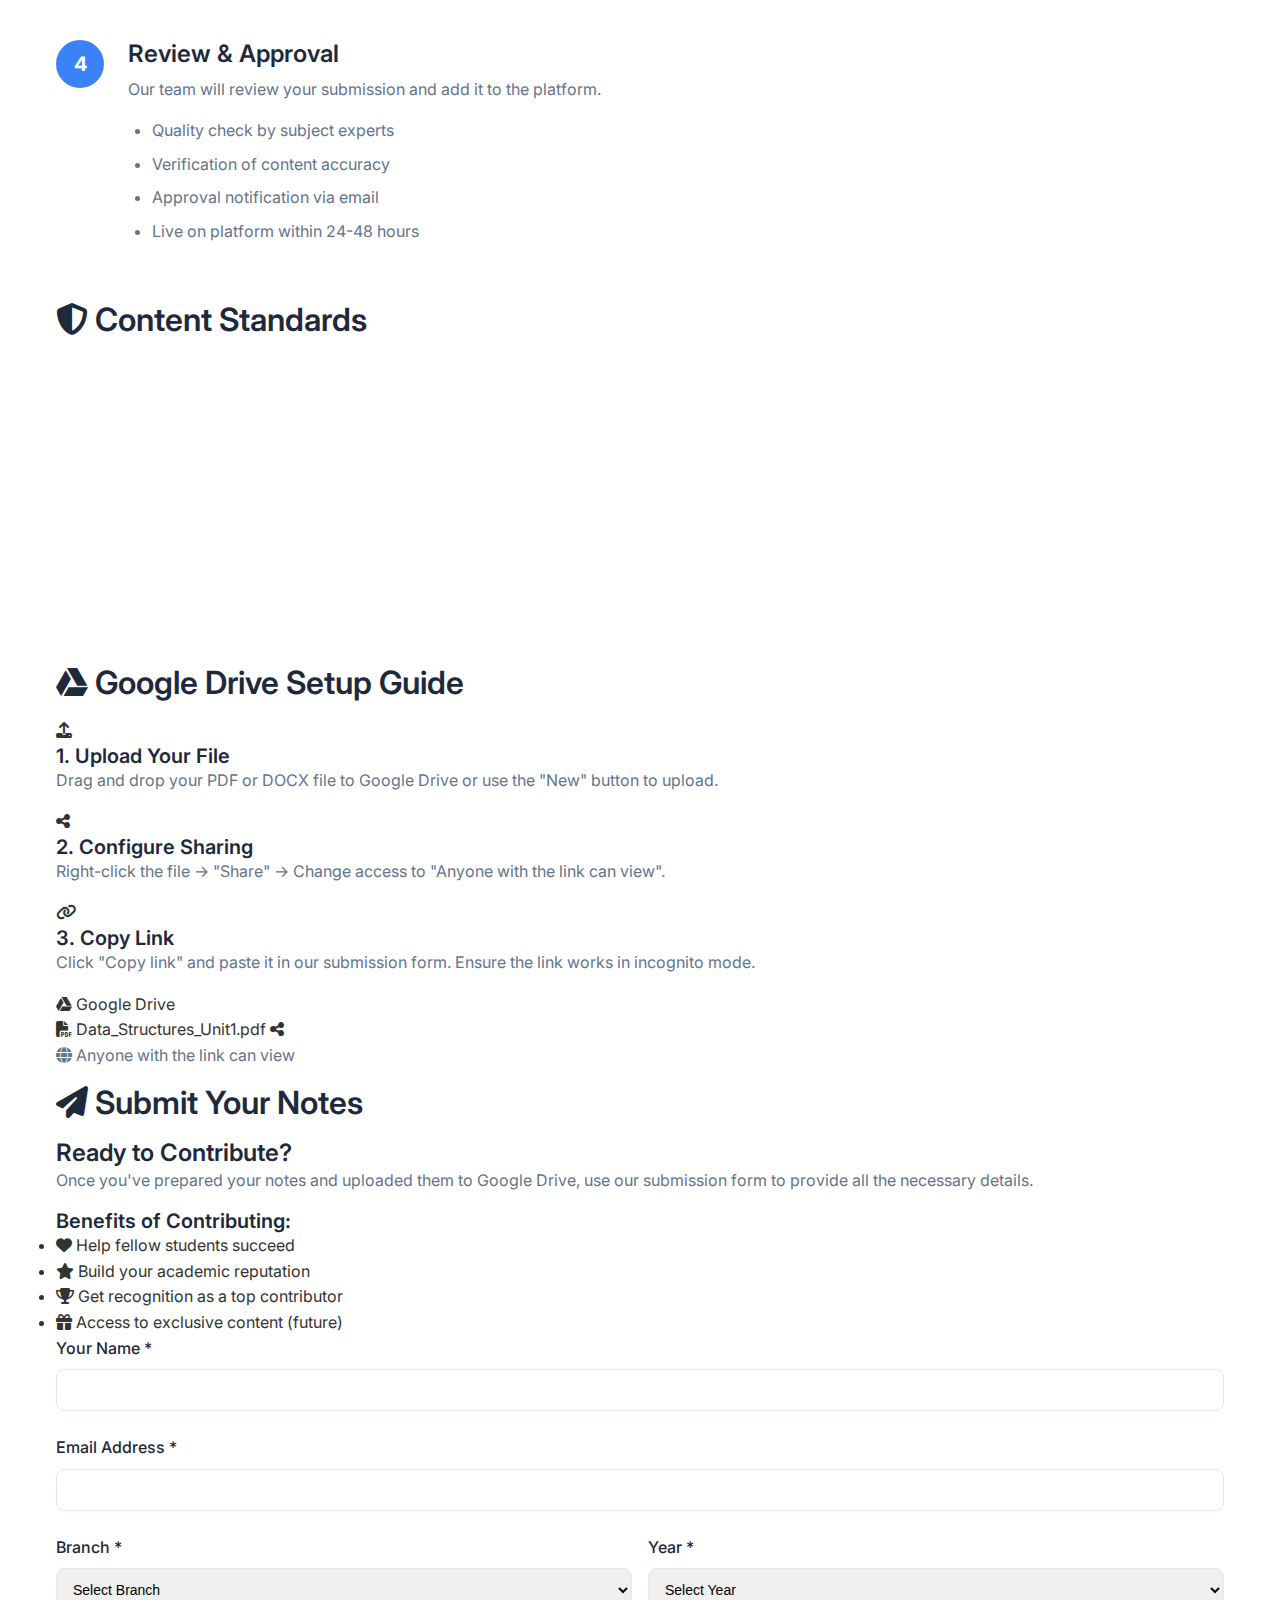
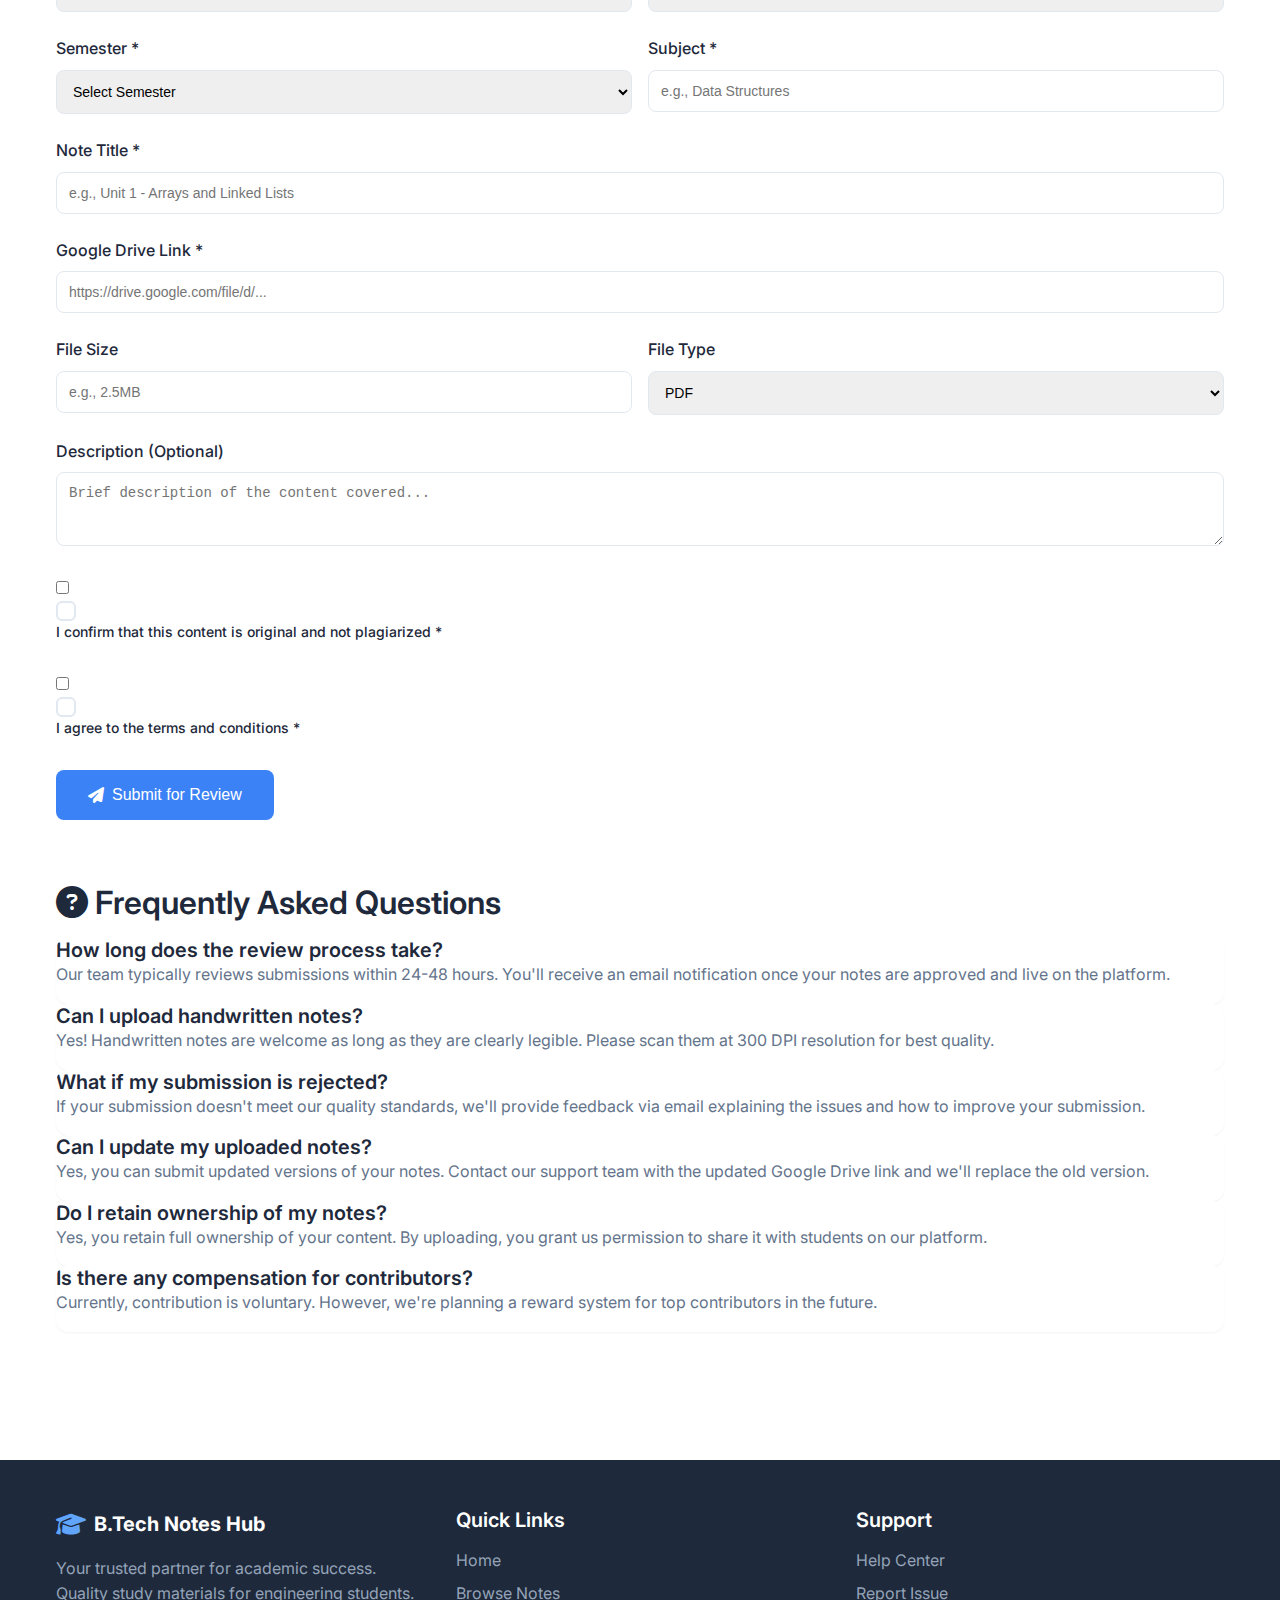
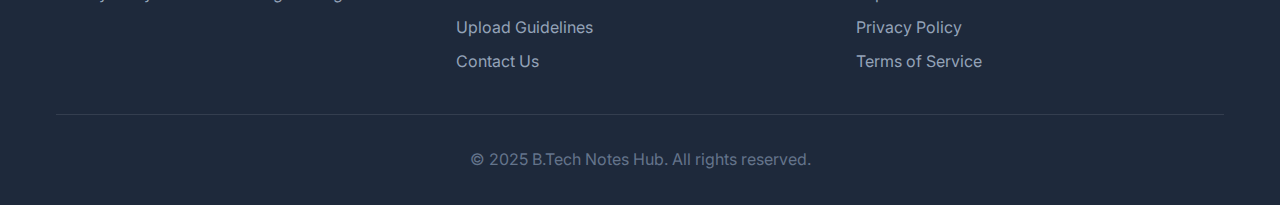
<file: btech-notes-website/upload-guidelines.html>
<!DOCTYPE html>
<html lang="en">
<head>
    <meta charset="UTF-8">
    <meta name="viewport" content="width=device-width, initial-scale=1.0">
    <title>Upload Guidelines - B.Tech Notes Hub</title>
    <meta name="description" content="Guidelines for uploading and contributing B.Tech notes to our platform. Help fellow students by sharing quality study materials.">
    <link rel="stylesheet" href="css/style.css">
    <link href="https://fonts.googleapis.com/css2?family=Inter:wght@300;400;500;600;700&display=swap" rel="stylesheet">
    <link rel="stylesheet" href="https://cdnjs.cloudflare.com/ajax/libs/font-awesome/6.4.0/css/all.min.css">
</head>
<body>
    <!-- Navigation -->
    <nav class="navbar">
        <div class="nav-container">
            <div class="nav-logo">
                <i class="fas fa-graduation-cap"></i>
                <span>B.Tech Notes Hub</span>
            </div>
            <div class="nav-menu" id="nav-menu">
                <a href="index.html" class="nav-link">Home</a>
                <a href="notes.html" class="nav-link">Browse Notes</a>
                <a href="upload-guidelines.html" class="nav-link active">Upload Guidelines</a>
                <a href="contact.html" class="nav-link">Contact</a>
            </div>
            <div class="nav-toggle" id="nav-toggle">
                <span class="bar"></span>
                <span class="bar"></span>
                <span class="bar"></span>
            </div>
        </div>
    </nav>

    <!-- Page Header -->
    <section class="page-header">
        <div class="container">
            <div class="page-header-content">
                <h1 class="page-title">Upload Guidelines</h1>
                <p class="page-description">
                    Help fellow students by contributing quality study materials to our platform
                </p>
                <div class="breadcrumb">
                    <a href="index.html">Home</a>
                    <i class="fas fa-chevron-right"></i>
                    <span>Upload Guidelines</span>
                </div>
            </div>
        </div>
    </section>

    <!-- Guidelines Content -->
    <section class="guidelines">
        <div class="container">
            <!-- Introduction -->
            <div class="guidelines-intro">
                <div class="intro-content">
                    <h2>Contribute to Academic Excellence</h2>
                    <p>
                        Thank you for your interest in contributing to B.Tech Notes Hub! Your contributions help thousands of students 
                        access quality study materials. Please follow these guidelines to ensure your uploads meet our quality standards.
                    </p>
                </div>
                <div class="intro-stats">
                    <div class="stat-card">
                        <i class="fas fa-users"></i>
                        <span class="stat-number">50+</span>
                        <span class="stat-label">Contributors</span>
                    </div>
                    <div class="stat-card">
                        <i class="fas fa-file-alt"></i>
                        <span class="stat-number">500+</span>
                        <span class="stat-label">Notes Uploaded</span>
                    </div>
                    <div class="stat-card">
                        <i class="fas fa-download"></i>
                        <span class="stat-number">10K+</span>
                        <span class="stat-label">Downloads</span>
                    </div>
                </div>
            </div>

            <!-- Step by Step Process -->
            <div class="process-section">
                <h2 class="section-title">
                    <i class="fas fa-list-ol"></i>
                    Upload Process
                </h2>
                <div class="process-steps">
                    <div class="step">
                        <div class="step-number">1</div>
                        <div class="step-content">
                            <h3>Prepare Your Notes</h3>
                            <p>Ensure your notes are complete, well-organized, and follow our content standards.</p>
                            <ul>
                                <li>Clear and legible handwriting (for scanned notes)</li>
                                <li>Proper formatting and structure</li>
                                <li>Complete coverage of topics</li>
                                <li>No plagiarized content</li>
                            </ul>
                        </div>
                    </div>
                    <div class="step">
                        <div class="step-number">2</div>
                        <div class="step-content">
                            <h3>Upload to Google Drive</h3>
                            <p>Upload your notes to Google Drive and configure sharing settings.</p>
                            <ul>
                                <li>Upload files in PDF or DOCX format</li>
                                <li>Set sharing to "Anyone with the link can view"</li>
                                <li>Copy the shareable link</li>
                                <li>Ensure the file is accessible</li>
                            </ul>
                        </div>
                    </div>
                    <div class="step">
                        <div class="step-number">3</div>
                        <div class="step-content">
                            <h3>Submit Note Details</h3>
                            <p>Fill out our submission form with all required information.</p>
                            <ul>
                                <li>Branch and semester details</li>
                                <li>Subject name and topic</li>
                                <li>Google Drive link</li>
                                <li>File size and description</li>
                            </ul>
                        </div>
                    </div>
                    <div class="step">
                        <div class="step-number">4</div>
                        <div class="step-content">
                            <h3>Review & Approval</h3>
                            <p>Our team will review your submission and add it to the platform.</p>
                            <ul>
                                <li>Quality check by subject experts</li>
                                <li>Verification of content accuracy</li>
                                <li>Approval notification via email</li>
                                <li>Live on platform within 24-48 hours</li>
                            </ul>
                        </div>
                    </div>
                </div>
            </div>

            <!-- Content Standards -->
            <div class="standards-section">
                <h2 class="section-title">
                    <i class="fas fa-shield-alt"></i>
                    Content Standards
                </h2>
                <div class="standards-grid">
                    <div class="standard-card">
                        <div class="standard-icon">
                            <i class="fas fa-check-circle"></i>
                        </div>
                        <h3>Quality Requirements</h3>
                        <ul>
                            <li>Clear and readable content</li>
                            <li>Proper grammar and spelling</li>
                            <li>Well-structured information</li>
                            <li>Complete topic coverage</li>
                            <li>Accurate technical content</li>
                        </ul>
                    </div>
                    <div class="standard-card">
                        <div class="standard-icon">
                            <i class="fas fa-file-alt"></i>
                        </div>
                        <h3>File Formats</h3>
                        <ul>
                            <li><strong>Preferred:</strong> PDF files</li>
                            <li><strong>Accepted:</strong> DOCX files</li>
                            <li><strong>Max Size:</strong> 50MB per file</li>
                            <li><strong>Resolution:</strong> 300 DPI for scans</li>
                            <li><strong>Naming:</strong> Descriptive filenames</li>
                        </ul>
                    </div>
                    <div class="standard-card">
                        <div class="standard-icon">
                            <i class="fas fa-ban"></i>
                        </div>
                        <h3>Prohibited Content</h3>
                        <ul>
                            <li>Plagiarized or copied material</li>
                            <li>Copyrighted textbook content</li>
                            <li>Incomplete or partial notes</li>
                            <li>Poor quality scans</li>
                            <li>Inappropriate or offensive content</li>
                        </ul>
                    </div>
                </div>
            </div>

            <!-- Google Drive Setup -->
            <div class="drive-setup">
                <h2 class="section-title">
                    <i class="fab fa-google-drive"></i>
                    Google Drive Setup Guide
                </h2>
                <div class="setup-content">
                    <div class="setup-steps">
                        <div class="setup-step">
                            <div class="setup-icon">
                                <i class="fas fa-upload"></i>
                            </div>
                            <div class="setup-text">
                                <h4>1. Upload Your File</h4>
                                <p>Drag and drop your PDF or DOCX file to Google Drive or use the "New" button to upload.</p>
                            </div>
                        </div>
                        <div class="setup-step">
                            <div class="setup-icon">
                                <i class="fas fa-share-alt"></i>
                            </div>
                            <div class="setup-text">
                                <h4>2. Configure Sharing</h4>
                                <p>Right-click the file → "Share" → Change access to "Anyone with the link can view".</p>
                            </div>
                        </div>
                        <div class="setup-step">
                            <div class="setup-icon">
                                <i class="fas fa-link"></i>
                            </div>
                            <div class="setup-text">
                                <h4>3. Copy Link</h4>
                                <p>Click "Copy link" and paste it in our submission form. Ensure the link works in incognito mode.</p>
                            </div>
                        </div>
                    </div>
                    <div class="setup-visual">
                        <div class="drive-mockup">
                            <div class="mockup-header">
                                <i class="fab fa-google-drive"></i>
                                <span>Google Drive</span>
                            </div>
                            <div class="mockup-content">
                                <div class="file-item">
                                    <i class="fas fa-file-pdf"></i>
                                    <span>Data_Structures_Unit1.pdf</span>
                                    <i class="fas fa-share-alt"></i>
                                </div>
                                <div class="sharing-settings">
                                    <p><i class="fas fa-globe"></i> Anyone with the link can view</p>
                                </div>
                            </div>
                        </div>
                    </div>
                </div>
            </div>

            <!-- Submission Form -->
            <div class="submission-section">
                <h2 class="section-title">
                    <i class="fas fa-paper-plane"></i>
                    Submit Your Notes
                </h2>
                <div class="submission-content">
                    <div class="submission-info">
                        <h3>Ready to Contribute?</h3>
                        <p>
                            Once you've prepared your notes and uploaded them to Google Drive, 
                            use our submission form to provide all the necessary details.
                        </p>
                        <div class="submission-benefits">
                            <h4>Benefits of Contributing:</h4>
                            <ul>
                                <li><i class="fas fa-heart"></i> Help fellow students succeed</li>
                                <li><i class="fas fa-star"></i> Build your academic reputation</li>
                                <li><i class="fas fa-trophy"></i> Get recognition as a top contributor</li>
                                <li><i class="fas fa-gift"></i> Access to exclusive content (future)</li>
                            </ul>
                        </div>
                    </div>
                    <div class="submission-form-container">
                        <form class="submission-form" id="submission-form">
                            <div class="form-group">
                                <label for="contributor-name">Your Name *</label>
                                <input type="text" id="contributor-name" name="contributor-name" required>
                            </div>
                            <div class="form-group">
                                <label for="contributor-email">Email Address *</label>
                                <input type="email" id="contributor-email" name="contributor-email" required>
                            </div>
                            <div class="form-row">
                                <div class="form-group">
                                    <label for="note-branch">Branch *</label>
                                    <select id="note-branch" name="note-branch" required>
                                        <option value="">Select Branch</option>
                                        <option value="CSE">Computer Science & Engineering</option>
                                        <option value="ECE">Electronics & Communication</option>
                                        <option value="MECH">Mechanical Engineering</option>
                                        <option value="CIVIL">Civil Engineering</option>
                                        <option value="EEE">Electrical & Electronics</option>
                                        <option value="IT">Information Technology</option>
                                    </select>
                                </div>
                                <div class="form-group">
                                    <label for="note-year">Year *</label>
                                    <select id="note-year" name="note-year" required>
                                        <option value="">Select Year</option>
                                        <option value="1st-Year">1st Year</option>
                                        <option value="2nd-Year">2nd Year</option>
                                        <option value="3rd-Year">3rd Year</option>
                                        <option value="4th-Year">4th Year</option>
                                    </select>
                                </div>
                            </div>
                            <div class="form-row">
                                <div class="form-group">
                                    <label for="note-semester">Semester *</label>
                                    <select id="note-semester" name="note-semester" required>
                                        <option value="">Select Semester</option>
                                        <option value="1st-Semester">1st Semester</option>
                                        <option value="2nd-Semester">2nd Semester</option>
                                        <option value="3rd-Semester">3rd Semester</option>
                                        <option value="4th-Semester">4th Semester</option>
                                        <option value="5th-Semester">5th Semester</option>
                                        <option value="6th-Semester">6th Semester</option>
                                        <option value="7th-Semester">7th Semester</option>
                                        <option value="8th-Semester">8th Semester</option>
                                    </select>
                                </div>
                                <div class="form-group">
                                    <label for="note-subject">Subject *</label>
                                    <input type="text" id="note-subject" name="note-subject" placeholder="e.g., Data Structures" required>
                                </div>
                            </div>
                            <div class="form-group">
                                <label for="note-title">Note Title *</label>
                                <input type="text" id="note-title" name="note-title" placeholder="e.g., Unit 1 - Arrays and Linked Lists" required>
                            </div>
                            <div class="form-group">
                                <label for="drive-link">Google Drive Link *</label>
                                <input type="url" id="drive-link" name="drive-link" placeholder="https://drive.google.com/file/d/..." required>
                            </div>
                            <div class="form-row">
                                <div class="form-group">
                                    <label for="file-size">File Size</label>
                                    <input type="text" id="file-size" name="file-size" placeholder="e.g., 2.5MB">
                                </div>
                                <div class="form-group">
                                    <label for="file-type">File Type</label>
                                    <select id="file-type" name="file-type">
                                        <option value="PDF">PDF</option>
                                        <option value="DOCX">DOCX</option>
                                    </select>
                                </div>
                            </div>
                            <div class="form-group">
                                <label for="note-description">Description (Optional)</label>
                                <textarea id="note-description" name="note-description" rows="3" placeholder="Brief description of the content covered..."></textarea>
                            </div>
                            <div class="form-group checkbox-group">
                                <label class="checkbox-label">
                                    <input type="checkbox" id="content-original" name="content-original" required>
                                    <span class="checkmark"></span>
                                    I confirm that this content is original and not plagiarized *
                                </label>
                            </div>
                            <div class="form-group checkbox-group">
                                <label class="checkbox-label">
                                    <input type="checkbox" id="terms-agree" name="terms-agree" required>
                                    <span class="checkmark"></span>
                                    I agree to the terms and conditions *
                                </label>
                            </div>
                            <button type="submit" class="btn btn-primary btn-large">
                                <i class="fas fa-paper-plane"></i>
                                Submit for Review
                            </button>
                        </form>
                    </div>
                </div>
            </div>

            <!-- FAQ Section -->
            <div class="faq-section">
                <h2 class="section-title">
                    <i class="fas fa-question-circle"></i>
                    Frequently Asked Questions
                </h2>
                <div class="faq-grid">
                    <div class="faq-item">
                        <h4>How long does the review process take?</h4>
                        <p>Our team typically reviews submissions within 24-48 hours. You'll receive an email notification once your notes are approved and live on the platform.</p>
                    </div>
                    <div class="faq-item">
                        <h4>Can I upload handwritten notes?</h4>
                        <p>Yes! Handwritten notes are welcome as long as they are clearly legible. Please scan them at 300 DPI resolution for best quality.</p>
                    </div>
                    <div class="faq-item">
                        <h4>What if my submission is rejected?</h4>
                        <p>If your submission doesn't meet our quality standards, we'll provide feedback via email explaining the issues and how to improve your submission.</p>
                    </div>
                    <div class="faq-item">
                        <h4>Can I update my uploaded notes?</h4>
                        <p>Yes, you can submit updated versions of your notes. Contact our support team with the updated Google Drive link and we'll replace the old version.</p>
                    </div>
                    <div class="faq-item">
                        <h4>Do I retain ownership of my notes?</h4>
                        <p>Yes, you retain full ownership of your content. By uploading, you grant us permission to share it with students on our platform.</p>
                    </div>
                    <div class="faq-item">
                        <h4>Is there any compensation for contributors?</h4>
                        <p>Currently, contribution is voluntary. However, we're planning a reward system for top contributors in the future.</p>
                    </div>
                </div>
            </div>
        </div>
    </section>

    <!-- Footer -->
    <footer class="footer">
        <div class="container">
            <div class="footer-content">
                <div class="footer-section">
                    <div class="footer-logo">
                        <i class="fas fa-graduation-cap"></i>
                        <span>B.Tech Notes Hub</span>
                    </div>
                    <p class="footer-description">
                        Your trusted partner for academic success. Quality study materials for engineering students.
                    </p>
                </div>
                <div class="footer-section">
                    <h4 class="footer-title">Quick Links</h4>
                    <ul class="footer-links">
                        <li><a href="index.html">Home</a></li>
                        <li><a href="notes.html">Browse Notes</a></li>
                        <li><a href="upload-guidelines.html">Upload Guidelines</a></li>
                        <li><a href="contact.html">Contact Us</a></li>
                    </ul>
                </div>
                <div class="footer-section">
                    <h4 class="footer-title">Support</h4>
                    <ul class="footer-links">
                        <li><a href="contact.html">Help Center</a></li>
                        <li><a href="contact.html">Report Issue</a></li>
                        <li><a href="#">Privacy Policy</a></li>
                        <li><a href="#">Terms of Service</a></li>
                    </ul>
                </div>
            </div>
            <div class="footer-bottom">
                <p>&copy; 2025 B.Tech Notes Hub. All rights reserved.</p>
            </div>
        </div>
    </footer>

    <script src="js/main.js"></script>
    <script src="js/upload.js"></script>
</body>
</html>
</file>
<file: btech-notes-website/css/style.css>
/* Reset and Base Styles */
* {
    margin: 0;
    padding: 0;
    box-sizing: border-box;
}

html {
    scroll-behavior: smooth;
}

body {
    font-family: 'Inter', -apple-system, BlinkMacSystemFont, 'Segoe UI', Roboto, sans-serif;
    line-height: 1.6;
    color: #333;
    background-color: #ffffff;
}

/* CSS Variables */
:root {
    --primary-color: #3b82f6;
    --primary-dark: #2563eb;
    --primary-light: #60a5fa;
    --secondary-color: #64748b;
    --accent-color: #f59e0b;
    --success-color: #10b981;
    --warning-color: #f59e0b;
    --error-color: #ef4444;
    --text-primary: #1e293b;
    --text-secondary: #64748b;
    --text-muted: #94a3b8;
    --bg-primary: #ffffff;
    --bg-secondary: #f8fafc;
    --bg-tertiary: #f1f5f9;
    --border-color: #e2e8f0;
    --shadow-sm: 0 1px 2px 0 rgb(0 0 0 / 0.05);
    --shadow-md: 0 4px 6px -1px rgb(0 0 0 / 0.1), 0 2px 4px -2px rgb(0 0 0 / 0.1);
    --shadow-lg: 0 10px 15px -3px rgb(0 0 0 / 0.1), 0 4px 6px -4px rgb(0 0 0 / 0.1);
    --shadow-xl: 0 20px 25px -5px rgb(0 0 0 / 0.1), 0 8px 10px -6px rgb(0 0 0 / 0.1);
    --radius-sm: 0.375rem;
    --radius-md: 0.5rem;
    --radius-lg: 0.75rem;
    --radius-xl: 1rem;
}

/* Typography */
h1, h2, h3, h4, h5, h6 {
    font-weight: 600;
    line-height: 1.2;
    color: var(--text-primary);
}

h1 { font-size: 2.5rem; }
h2 { font-size: 2rem; }
h3 { font-size: 1.5rem; }
h4 { font-size: 1.25rem; }
h5 { font-size: 1.125rem; }
h6 { font-size: 1rem; }

p {
    color: var(--text-secondary);
    margin-bottom: 1rem;
}

a {
    color: var(--primary-color);
    text-decoration: none;
    transition: color 0.2s ease;
}

a:hover {
    color: var(--primary-dark);
}

/* Container */
.container {
    max-width: 1200px;
    margin: 0 auto;
    padding: 0 1rem;
}

/* Buttons */
.btn {
    display: inline-flex;
    align-items: center;
    gap: 0.5rem;
    padding: 0.75rem 1.5rem;
    border: none;
    border-radius: var(--radius-md);
    font-size: 0.875rem;
    font-weight: 500;
    text-decoration: none;
    cursor: pointer;
    transition: all 0.2s ease;
    white-space: nowrap;
}

.btn-primary {
    background-color: var(--primary-color);
    color: white;
}

.btn-primary:hover {
    background-color: var(--primary-dark);
    color: white;
    transform: translateY(-1px);
    box-shadow: var(--shadow-md);
}

.btn-secondary {
    background-color: var(--bg-secondary);
    color: var(--text-primary);
    border: 1px solid var(--border-color);
}

.btn-secondary:hover {
    background-color: var(--bg-tertiary);
    color: var(--text-primary);
    transform: translateY(-1px);
    box-shadow: var(--shadow-md);
}

.btn-large {
    padding: 1rem 2rem;
    font-size: 1rem;
}

/* Navigation */
.navbar {
    position: fixed;
    top: 0;
    left: 0;
    right: 0;
    background-color: rgba(255, 255, 255, 0.95);
    backdrop-filter: blur(10px);
    border-bottom: 1px solid var(--border-color);
    z-index: 1000;
    transition: all 0.3s ease;
}

.nav-container {
    max-width: 1200px;
    margin: 0 auto;
    padding: 0 1rem;
    display: flex;
    align-items: center;
    justify-content: space-between;
    height: 4rem;
}

.nav-logo {
    display: flex;
    align-items: center;
    gap: 0.5rem;
    font-size: 1.25rem;
    font-weight: 700;
    color: var(--text-primary);
}

.nav-logo i {
    color: var(--primary-color);
    font-size: 1.5rem;
}

.nav-menu {
    display: flex;
    align-items: center;
    gap: 2rem;
}

.nav-link {
    color: var(--text-secondary);
    font-weight: 500;
    padding: 0.5rem 0;
    position: relative;
    transition: color 0.2s ease;
}

.nav-link:hover,
.nav-link.active {
    color: var(--primary-color);
}

.nav-link.active::after {
    content: '';
    position: absolute;
    bottom: -0.5rem;
    left: 0;
    right: 0;
    height: 2px;
    background-color: var(--primary-color);
    border-radius: 1px;
}

.nav-toggle {
    display: none;
    flex-direction: column;
    cursor: pointer;
    gap: 0.25rem;
}

.nav-toggle .bar {
    width: 1.5rem;
    height: 2px;
    background-color: var(--text-primary);
    transition: all 0.3s ease;
}

/* Hero Section */
.hero {
    padding: 8rem 0 4rem;
    background: linear-gradient(135deg, #f8fafc 0%, #e2e8f0 100%);
    position: relative;
    overflow: hidden;
}

.hero::before {
    content: '';
    position: absolute;
    top: 0;
    left: 0;
    right: 0;
    bottom: 0;
    background: url('data:image/svg+xml,<svg xmlns="http://www.w3.org/2000/svg" viewBox="0 0 100 100"><defs><pattern id="grid" width="10" height="10" patternUnits="userSpaceOnUse"><path d="M 10 0 L 0 0 0 10" fill="none" stroke="%23e2e8f0" stroke-width="0.5"/></pattern></defs><rect width="100" height="100" fill="url(%23grid)"/></svg>');
    opacity: 0.5;
}

.hero-container {
    max-width: 1200px;
    margin: 0 auto;
    padding: 0 1rem;
    display: grid;
    grid-template-columns: 1fr 1fr;
    gap: 4rem;
    align-items: center;
    position: relative;
    z-index: 1;
}

.hero-content {
    animation: fadeInUp 0.8s ease;
}

.hero-title {
    font-size: 3.5rem;
    font-weight: 700;
    line-height: 1.1;
    margin-bottom: 1.5rem;
    color: var(--text-primary);
}

.gradient-text {
    background: linear-gradient(135deg, var(--primary-color), var(--accent-color));
    -webkit-background-clip: text;
    -webkit-text-fill-color: transparent;
    background-clip: text;
}

.hero-description {
    font-size: 1.25rem;
    color: var(--text-secondary);
    margin-bottom: 2rem;
    line-height: 1.6;
}

.hero-buttons {
    display: flex;
    gap: 1rem;
    margin-bottom: 3rem;
}

.hero-stats {
    display: flex;
    gap: 2rem;
}

.stat {
    text-align: center;
}

.stat-number {
    display: block;
    font-size: 2rem;
    font-weight: 700;
    color: var(--primary-color);
}

.stat-label {
    font-size: 0.875rem;
    color: var(--text-muted);
}

.hero-visual {
    position: relative;
    height: 400px;
    animation: fadeInRight 0.8s ease;
}

.floating-cards {
    position: relative;
    width: 100%;
    height: 100%;
}

.floating-card {
    position: absolute;
    background: white;
    border-radius: var(--radius-lg);
    padding: 1.5rem;
    box-shadow: var(--shadow-lg);
    display: flex;
    flex-direction: column;
    align-items: center;
    gap: 0.5rem;
    animation: float 3s ease-in-out infinite;
}

.floating-card i {
    font-size: 2rem;
    color: var(--primary-color);
}

.floating-card span {
    font-weight: 600;
    color: var(--text-primary);
}

.card-1 {
    top: 20%;
    left: 10%;
    animation-delay: 0s;
}

.card-2 {
    top: 10%;
    right: 20%;
    animation-delay: 0.5s;
}

.card-3 {
    bottom: 30%;
    left: 20%;
    animation-delay: 1s;
}

.card-4 {
    bottom: 20%;
    right: 10%;
    animation-delay: 1.5s;
}

/* Page Header */
.page-header {
    padding: 8rem 0 4rem;
    background: linear-gradient(135deg, var(--primary-color), var(--primary-dark));
    color: white;
    text-align: center;
}

.page-header-content h1 {
    color: white;
    margin-bottom: 1rem;
}

.page-description {
    font-size: 1.25rem;
    margin-bottom: 2rem;
    opacity: 0.9;
}

.breadcrumb {
    display: flex;
    align-items: center;
    justify-content: center;
    gap: 0.5rem;
    font-size: 0.875rem;
    opacity: 0.8;
}

.breadcrumb a {
    color: white;
}

.breadcrumb i {
    font-size: 0.75rem;
}

/* Sections */
.features,
.branches,
.filters,
.results,
.guidelines,
.contact-options,
.contact-form-section,
.faq-section,
.support-section {
    padding: 4rem 0;
}

.section-header {
    text-align: center;
    margin-bottom: 3rem;
}

.section-title {
    margin-bottom: 1rem;
}

.section-description {
    font-size: 1.125rem;
    color: var(--text-secondary);
    max-width: 600px;
    margin: 0 auto;
}

/* Features Grid */
.features-grid {
    display: grid;
    grid-template-columns: repeat(auto-fit, minmax(300px, 1fr));
    gap: 2rem;
}

.feature-card {
    background: white;
    padding: 2rem;
    border-radius: var(--radius-lg);
    box-shadow: var(--shadow-md);
    text-align: center;
    transition: transform 0.2s ease, box-shadow 0.2s ease;
}

.feature-card:hover {
    transform: translateY(-4px);
    box-shadow: var(--shadow-xl);
}

.feature-icon {
    width: 4rem;
    height: 4rem;
    background: linear-gradient(135deg, var(--primary-color), var(--primary-light));
    border-radius: 50%;
    display: flex;
    align-items: center;
    justify-content: center;
    margin: 0 auto 1.5rem;
}

.feature-icon i {
    font-size: 1.5rem;
    color: white;
}

.feature-title {
    margin-bottom: 1rem;
}

.feature-description {
    color: var(--text-secondary);
}

/* Branches Grid */
.branches {
    background-color: var(--bg-secondary);
}

.branches-grid {
    display: grid;
    grid-template-columns: repeat(auto-fit, minmax(280px, 1fr));
    gap: 2rem;
}

.branch-card {
    background: white;
    padding: 2rem;
    border-radius: var(--radius-lg);
    box-shadow: var(--shadow-md);
    transition: transform 0.2s ease, box-shadow 0.2s ease;
}

.branch-card:hover {
    transform: translateY(-4px);
    box-shadow: var(--shadow-xl);
}

.branch-icon {
    width: 3rem;
    height: 3rem;
    background: var(--bg-secondary);
    border-radius: var(--radius-md);
    display: flex;
    align-items: center;
    justify-content: center;
    margin-bottom: 1.5rem;
}

.branch-icon i {
    font-size: 1.25rem;
    color: var(--primary-color);
}

.branch-name {
    margin-bottom: 1rem;
}

.branch-description {
    color: var(--text-secondary);
    margin-bottom: 1.5rem;
}

.branch-subjects {
    display: flex;
    flex-wrap: wrap;
    gap: 0.5rem;
}

.subject-tag {
    background: var(--bg-secondary);
    color: var(--text-secondary);
    padding: 0.25rem 0.75rem;
    border-radius: var(--radius-sm);
    font-size: 0.75rem;
    font-weight: 500;
}

/* CTA Section */
.cta {
    background: linear-gradient(135deg, var(--primary-color), var(--primary-dark));
    color: white;
    text-align: center;
    padding: 4rem 0;
}

.cta-title {
    color: white;
    margin-bottom: 1rem;
}

.cta-description {
    font-size: 1.125rem;
    margin-bottom: 2rem;
    opacity: 0.9;
}

/* Filters */
.filters {
    background-color: var(--bg-secondary);
}

.filters-container {
    background: white;
    padding: 2rem;
    border-radius: var(--radius-lg);
    box-shadow: var(--shadow-md);
}

.filters-title {
    display: flex;
    align-items: center;
    gap: 0.5rem;
    margin-bottom: 2rem;
    color: var(--text-primary);
}

.filters-grid {
    display: grid;
    grid-template-columns: repeat(auto-fit, minmax(250px, 1fr));
    gap: 1.5rem;
    margin-bottom: 2rem;
}

.filter-group {
    display: flex;
    flex-direction: column;
    gap: 0.5rem;
}

.filter-label {
    display: flex;
    align-items: center;
    gap: 0.5rem;
    font-weight: 500;
    color: var(--text-primary);
}

.filter-select {
    padding: 0.75rem;
    border: 1px solid var(--border-color);
    border-radius: var(--radius-md);
    background: white;
    font-size: 0.875rem;
    transition: border-color 0.2s ease, box-shadow 0.2s ease;
}

.filter-select:focus {
    outline: none;
    border-color: var(--primary-color);
    box-shadow: 0 0 0 3px rgba(59, 130, 246, 0.1);
}

.filter-select:disabled {
    background-color: var(--bg-tertiary);
    color: var(--text-muted);
    cursor: not-allowed;
}

.filter-actions {
    display: flex;
    gap: 1rem;
    justify-content: center;
}

/* Results */
.results-header {
    display: flex;
    justify-content: space-between;
    align-items: center;
    margin-bottom: 2rem;
}

.results-title {
    display: flex;
    align-items: center;
    gap: 0.5rem;
}

.results-count {
    color: var(--text-secondary);
    font-size: 0.875rem;
}

.loading-state,
.empty-state,
.no-results {
    text-align: center;
    padding: 4rem 2rem;
}

.loading-spinner i {
    font-size: 3rem;
    color: var(--primary-color);
    margin-bottom: 1rem;
}

.empty-icon,
.no-results-icon {
    font-size: 4rem;
    color: var(--text-muted);
    margin-bottom: 1.5rem;
}

.empty-suggestions {
    margin-top: 2rem;
}

.suggestion-tags {
    display: flex;
    flex-wrap: wrap;
    gap: 1rem;
    justify-content: center;
    margin-top: 1rem;
}

.suggestion-tag {
    background: var(--primary-color);
    color: white;
    padding: 0.5rem 1rem;
    border: none;
    border-radius: var(--radius-md);
    cursor: pointer;
    transition: background-color 0.2s ease;
}

.suggestion-tag:hover {
    background-color: var(--primary-dark);
}

.no-results-actions {
    display: flex;
    gap: 1rem;
    justify-content: center;
    margin-top: 2rem;
}

/* Notes Grid */
.notes-grid {
    display: grid;
    grid-template-columns: repeat(auto-fill, minmax(300px, 1fr));
    gap: 1.5rem;
}

.note-card {
    background: white;
    border-radius: var(--radius-lg);
    box-shadow: var(--shadow-md);
    overflow: hidden;
    transition: transform 0.2s ease, box-shadow 0.2s ease;
    cursor: pointer;
}

.note-card:hover {
    transform: translateY(-2px);
    box-shadow: var(--shadow-lg);
}

.note-header {
    padding: 1.5rem;
    border-bottom: 1px solid var(--border-color);
}

.note-title {
    font-size: 1.125rem;
    font-weight: 600;
    margin-bottom: 0.5rem;
    color: var(--text-primary);
}

.note-subject {
    color: var(--text-secondary);
    font-size: 0.875rem;
}

.note-meta {
    padding: 1rem 1.5rem;
    background-color: var(--bg-secondary);
    display: flex;
    justify-content: space-between;
    align-items: center;
}

.note-info {
    display: flex;
    gap: 1rem;
    font-size: 0.75rem;
    color: var(--text-muted);
}

.note-info span {
    display: flex;
    align-items: center;
    gap: 0.25rem;
}

.note-download {
    background: var(--primary-color);
    color: white;
    padding: 0.5rem 1rem;
    border-radius: var(--radius-sm);
    font-size: 0.75rem;
    font-weight: 500;
    transition: background-color 0.2s ease;
}

.note-download:hover {
    background-color: var(--primary-dark);
    color: white;
}

/* Modal */
.modal {
    display: none;
    position: fixed;
    top: 0;
    left: 0;
    width: 100%;
    height: 100%;
    background-color: rgba(0, 0, 0, 0.5);
    z-index: 2000;
    animation: fadeIn 0.3s ease;
}

.modal.active {
    display: flex;
    align-items: center;
    justify-content: center;
}

.modal-content {
    background: white;
    border-radius: var(--radius-lg);
    max-width: 500px;
    width: 90%;
    max-height: 90vh;
    overflow-y: auto;
    animation: slideUp 0.3s ease;
}

.modal-header {
    display: flex;
    justify-content: space-between;
    align-items: center;
    padding: 1.5rem;
    border-bottom: 1px solid var(--border-color);
}

.modal-title {
    margin: 0;
}

.modal-close {
    background: none;
    border: none;
    font-size: 1.5rem;
    color: var(--text-muted);
    cursor: pointer;
    padding: 0.5rem;
    border-radius: var(--radius-sm);
    transition: background-color 0.2s ease;
}

.modal-close:hover {
    background-color: var(--bg-secondary);
}

.modal-body {
    padding: 1.5rem;
}

.note-details {
    display: flex;
    gap: 1rem;
    margin-bottom: 1.5rem;
}

.note-icon {
    width: 3rem;
    height: 3rem;
    background: var(--bg-secondary);
    border-radius: var(--radius-md);
    display: flex;
    align-items: center;
    justify-content: center;
}

.note-icon i {
    font-size: 1.5rem;
    color: var(--error-color);
}

.note-info h4 {
    margin-bottom: 0.5rem;
}

.note-meta {
    display: flex;
    gap: 1rem;
    font-size: 0.875rem;
    color: var(--text-secondary);
}

.modal-footer {
    display: flex;
    gap: 1rem;
    justify-content: flex-end;
    padding: 1.5rem;
    border-top: 1px solid var(--border-color);
}

/* Forms */
.form-group {
    margin-bottom: 1.5rem;
}

.form-row {
    display: grid;
    grid-template-columns: 1fr 1fr;
    gap: 1rem;
}

.form-group label {
    display: block;
    margin-bottom: 0.5rem;
    font-weight: 500;
    color: var(--text-primary);
}

.form-group input,
.form-group select,
.form-group textarea {
    width: 100%;
    padding: 0.75rem;
    border: 1px solid var(--border-color);
    border-radius: var(--radius-md);
    font-size: 0.875rem;
    transition: border-color 0.2s ease, box-shadow 0.2s ease;
}

.form-group input:focus,
.form-group select:focus,
.form-group textarea:focus {
    outline: none;
    border-color: var(--primary-color);
    box-shadow: 0 0 0 3px rgba(59, 130, 246, 0.1);
}

.checkbox-group {
    display: flex;
    align-items: flex-start;
    gap: 0.75rem;
}

.checkbox-label {
    display: flex;
    align-items: flex-start;
    gap: 0.75rem;
    cursor: pointer;
    font-size: 0.875rem;
    line-height: 1.5;
}

.checkbox-label input[type="checkbox"] {
    width: auto;
    margin: 0;
}

.checkmark {
    width: 1.25rem;
    height: 1.25rem;
    border: 2px solid var(--border-color);
    border-radius: var(--radius-sm);
    display: flex;
    align-items: center;
    justify-content: center;
    transition: all 0.2s ease;
    flex-shrink: 0;
    margin-top: 0.125rem;
}

.checkbox-label input[type="checkbox"]:checked + .checkmark {
    background-color: var(--primary-color);
    border-color: var(--primary-color);
}

.checkbox-label input[type="checkbox"]:checked + .checkmark::after {
    content: '✓';
    color: white;
    font-size: 0.875rem;
    font-weight: bold;
}

/* Contact & Upload Pages */
.contact-grid,
.standards-grid {
    display: grid;
    grid-template-columns: repeat(auto-fit, minmax(250px, 1fr));
    gap: 2rem;
}

.contact-card,
.standard-card {
    background: white;
    padding: 2rem;
    border-radius: var(--radius-lg);
    box-shadow: var(--shadow-md);
    text-align: center;
    transition: transform 0.2s ease, box-shadow 0.2s ease;
}

.contact-card:hover,
.standard-card:hover {
    transform: translateY(-2px);
    box-shadow: var(--shadow-lg);
}

.contact-icon,
.standard-icon {
    width: 4rem;
    height: 4rem;
    background: linear-gradient(135deg, var(--primary-color), var(--primary-light));
    border-radius: 50%;
    display: flex;
    align-items: center;
    justify-content: center;
    margin: 0 auto 1.5rem;
}

.contact-icon i,
.standard-icon i {
    font-size: 1.5rem;
    color: white;
}

.contact-link {
    color: var(--primary-color);
    font-weight: 500;
    padding: 0.5rem 1rem;
    border: 1px solid var(--primary-color);
    border-radius: var(--radius-md);
    display: inline-block;
    margin-top: 1rem;
    transition: all 0.2s ease;
}

.contact-link:hover {
    background-color: var(--primary-color);
    color: white;
}

.contact-content {
    display: grid;
    grid-template-columns: 1fr 1fr;
    gap: 4rem;
    align-items: start;
}

.contact-details {
    margin: 2rem 0;
}

.detail-item {
    display: flex;
    gap: 1rem;
    margin-bottom: 1.5rem;
}

.detail-item i {
    color: var(--primary-color);
    font-size: 1.25rem;
    margin-top: 0.25rem;
}

.social-icons {
    display: flex;
    gap: 1rem;
    margin-top: 1rem;
}

.social-icon {
    width: 2.5rem;
    height: 2.5rem;
    background: var(--bg-secondary);
    border-radius: 50%;
    display: flex;
    align-items: center;
    justify-content: center;
    color: var(--text-secondary);
    transition: all 0.2s ease;
}

.social-icon:hover {
    background-color: var(--primary-color);
    color: white;
    transform: translateY(-2px);
}

/* Process Steps */
.process-steps {
    display: grid;
    gap: 2rem;
    margin: 3rem 0;
}

.step {
    display: flex;
    gap: 1.5rem;
    align-items: flex-start;
}

.step-number {
    width: 3rem;
    height: 3rem;
    background: var(--primary-color);
    color: white;
    border-radius: 50%;
    display: flex;
    align-items: center;
    justify-content: center;
    font-weight: 700;
    font-size: 1.25rem;
    flex-shrink: 0;
}

.step-content h3 {
    margin-bottom: 0.5rem;
}

.step-content ul {
    margin-top: 1rem;
    padding-left: 1.5rem;
}

.step-content li {
    margin-bottom: 0.5rem;
    color: var(--text-secondary);
}

/* FAQ */
.faq-categories {
    display: grid;
    gap: 3rem;
}

.category-title {
    display: flex;
    align-items: center;
    gap: 0.75rem;
    margin-bottom: 1.5rem;
    color: var(--text-primary);
}

.faq-items {
    display: grid;
    gap: 1rem;
}

.faq-item {
    background: white;
    border-radius: var(--radius-lg);
    box-shadow: var(--shadow-sm);
    overflow: hidden;
}

.faq-question {
    display: flex;
    justify-content: space-between;
    align-items: center;
    padding: 1.5rem;
    cursor: pointer;
    transition: background-color 0.2s ease;
}

.faq-question:hover {
    background-color: var(--bg-secondary);
}

.faq-question h4 {
    margin: 0;
    font-size: 1rem;
}

.faq-question i {
    color: var(--text-muted);
    transition: transform 0.2s ease;
}

.faq-item.active .faq-question i {
    transform: rotate(180deg);
}

.faq-answer {
    padding: 0 1.5rem 1.5rem;
    display: none;
    color: var(--text-secondary);
}

.faq-item.active .faq-answer {
    display: block;
    animation: slideDown 0.3s ease;
}

/* Footer */
.footer {
    background-color: var(--text-primary);
    color: white;
    padding: 3rem 0 1rem;
}

.footer-content {
    display: grid;
    grid-template-columns: repeat(auto-fit, minmax(250px, 1fr));
    gap: 2rem;
    margin-bottom: 2rem;
}

.footer-logo {
    display: flex;
    align-items: center;
    gap: 0.5rem;
    font-size: 1.25rem;
    font-weight: 700;
    margin-bottom: 1rem;
}

.footer-logo i {
    color: var(--primary-light);
    font-size: 1.5rem;
}

.footer-description {
    color: #94a3b8;
    margin-bottom: 1.5rem;
}

.footer-title {
    margin-bottom: 1rem;
    color: white;
}

.footer-links {
    list-style: none;
}

.footer-links li {
    margin-bottom: 0.5rem;
}

.footer-links a {
    color: #94a3b8;
    transition: color 0.2s ease;
}

.footer-links a:hover {
    color: var(--primary-light);
}

.social-links {
    display: flex;
    gap: 1rem;
    margin-top: 1rem;
}

.social-link {
    width: 2.5rem;
    height: 2.5rem;
    background: rgba(255, 255, 255, 0.1);
    border-radius: 50%;
    display: flex;
    align-items: center;
    justify-content: center;
    color: #94a3b8;
    transition: all 0.2s ease;
}

.social-link:hover {
    background-color: var(--primary-color);
    color: white;
    transform: translateY(-2px);
}

.footer-bottom {
    text-align: center;
    padding-top: 2rem;
    border-top: 1px solid rgba(255, 255, 255, 0.1);
    color: #94a3b8;
}

/* Animations */
@keyframes fadeIn {
    from { opacity: 0; }
    to { opacity: 1; }
}

@keyframes fadeInUp {
    from {
        opacity: 0;
        transform: translateY(30px);
    }
    to {
        opacity: 1;
        transform: translateY(0);
    }
}

@keyframes fadeInRight {
    from {
        opacity: 0;
        transform: translateX(30px);
    }
    to {
        opacity: 1;
        transform: translateX(0);
    }
}

@keyframes slideUp {
    from {
        opacity: 0;
        transform: translateY(30px);
    }
    to {
        opacity: 1;
        transform: translateY(0);
    }
}

@keyframes slideDown {
    from {
        opacity: 0;
        max-height: 0;
    }
    to {
        opacity: 1;
        max-height: 200px;
    }
}

@keyframes float {
    0%, 100% {
        transform: translateY(0px);
    }
    50% {
        transform: translateY(-10px);
    }
}

/* Responsive Design */
@media (max-width: 768px) {
    .nav-menu {
        position: fixed;
        top: 4rem;
        left: -100%;
        width: 100%;
        height: calc(100vh - 4rem);
        background-color: white;
        flex-direction: column;
        justify-content: flex-start;
        align-items: center;
        padding: 2rem;
        transition: left 0.3s ease;
        box-shadow: var(--shadow-lg);
    }

    .nav-menu.active {
        left: 0;
    }

    .nav-toggle {
        display: flex;
    }

    .nav-toggle.active .bar:nth-child(1) {
        transform: rotate(45deg) translate(5px, 5px);
    }

    .nav-toggle.active .bar:nth-child(2) {
        opacity: 0;
    }

    .nav-toggle.active .bar:nth-child(3) {
        transform: rotate(-45deg) translate(7px, -6px);
    }

    .hero-container {
        grid-template-columns: 1fr;
        gap: 2rem;
        text-align: center;
    }

    .hero-title {
        font-size: 2.5rem;
    }

    .hero-buttons {
        flex-direction: column;
        align-items: center;
    }

    .hero-stats {
        justify-content: center;
    }

    .hero-visual {
        height: 300px;
    }

    .contact-content {
        grid-template-columns: 1fr;
        gap: 2rem;
    }

    .form-row {
        grid-template-columns: 1fr;
    }

    .hero-buttons {
        flex-direction: column;
        gap: 1rem;
    }

    .filter-actions {
        flex-direction: column;
    }

    .no-results-actions {
        flex-direction: column;
    }

    .suggestion-tags {
        flex-direction: column;
        align-items: center;
    }

    h1 { font-size: 2rem; }
    h2 { font-size: 1.75rem; }
    h3 { font-size: 1.25rem; }
}

@media (max-width: 480px) {
    .container {
        padding: 0 0.75rem;
    }

    .hero {
        padding: 6rem 0 3rem;
    }

    .hero-title {
        font-size: 2rem;
    }

    .hero-description {
        font-size: 1rem;
    }

    .hero-stats {
        flex-direction: column;
        gap: 1rem;
    }

    .features-grid,
    .branches-grid,
    .contact-grid,
    .standards-grid {
        grid-template-columns: 1fr;
    }

    .filters-grid {
        grid-template-columns: 1fr;
    }

    .notes-grid {
        grid-template-columns: 1fr;
    }

    .modal-content {
        width: 95%;
        margin: 1rem;
    }

    .footer-content {
        grid-template-columns: 1fr;
        text-align: center;
    }
}
</file>
